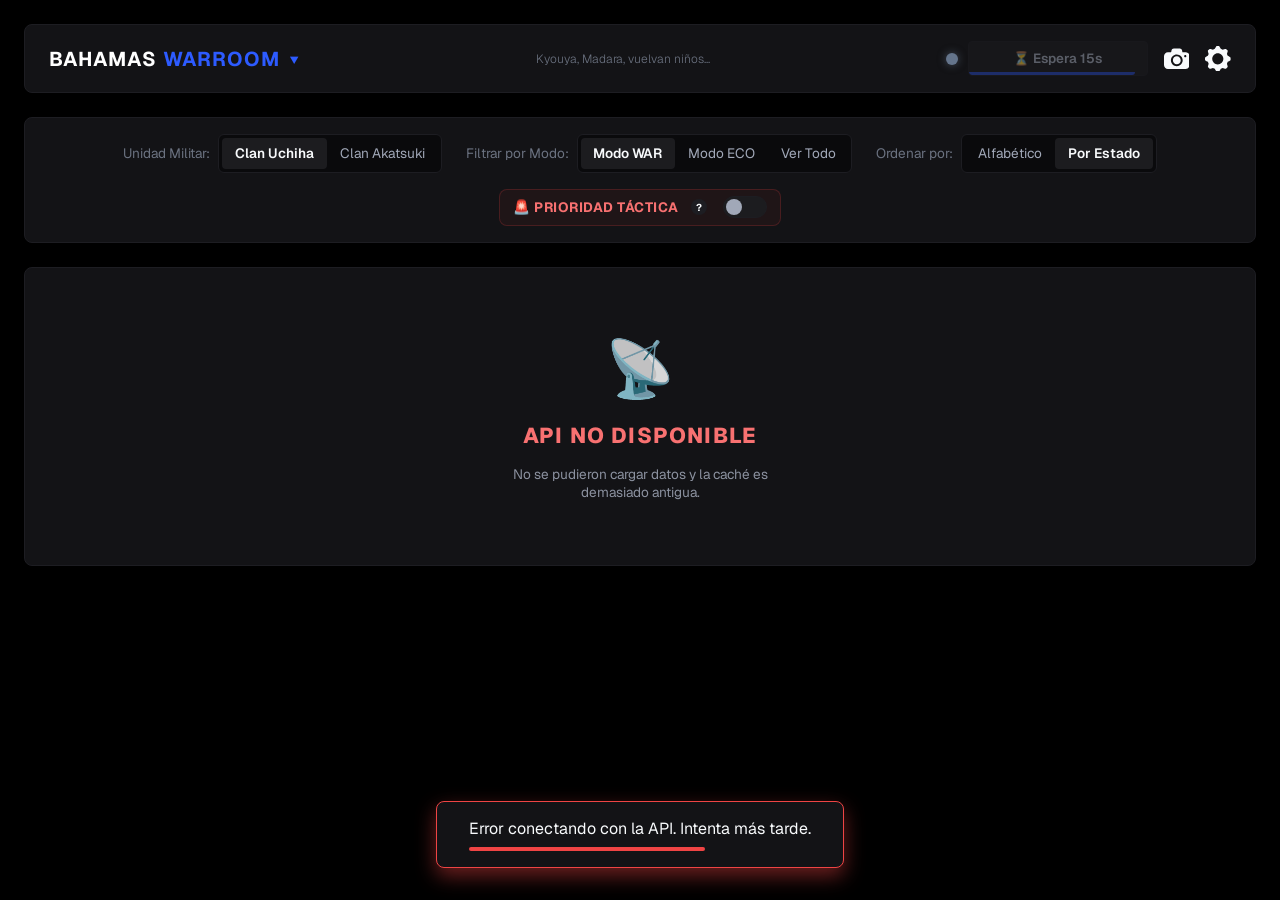
<file: index.html>
<!DOCTYPE html>
<html lang="es">
<head>
  <meta charset="UTF-8">
  <meta name="viewport" content="width=device-width, initial-scale=1.0">
  <meta name="color-scheme" content="only dark">
  <title>Bahamas WarRoom</title>
  <link rel="icon" type="image/png" href="favicon.png">

  <link rel="preconnect" href="https://fonts.googleapis.com">
  <link rel="preconnect" href="https://fonts.gstatic.com" crossorigin>
  <link href="https://fonts.googleapis.com/css2?family=Geist:ital,wght@0,100..900;1,100..900&display=swap" rel="stylesheet">

  <link rel="stylesheet" href="styles.css">
</head>
<body>

  <div id="apiSidebar" class="sidebar" role="dialog" aria-label="Configuraciones" inert>
    <div class="sidebar-header">
      <h3>Configuraciones</h3>
      <button id="closeApiBtn" class="close-btn" aria-label="Cerrar configuraciones">✖</button>
    </div>
    <div class="sidebar-content">

      <div class="config-group">
        <label for="apiKeyInput">Clave API personal (opcional):</label>
        <input type="password" id="apiKeyInput" placeholder="Pega aquí tu key" autocomplete="off" />
        <div class="api-key-actions">
          <button id="saveKeyBtn" class="btn btn-secondary">Guardar</button>
          <button id="clearKeyBtn" class="btn btn-secondary">Borrar</button>
        </div>
        <span class="config-hint">
          Se guarda solo en este dispositivo. Sin key se usa la API pública.
        </span>
      </div>

      <hr>

      <div class="config-group">
        <label>Vista de usuarios:</label>
        <div class="segmented-control">
          <button class="segmented-btn active" data-vista="tabla">Tabla</button>
          <button class="segmented-btn" data-vista="tarjeta">Tarjetas</button>
          <button class="segmented-btn" data-vista="compacta">Compacta</button>
        </div>
        <span class="config-hint">
          Compacta muestra más jugadores por pantalla (ideal en móvil).
        </span>
      </div>

      <hr>

      <div class="config-group">
        <label>Capturas:</label>
        <label class="checkbox-line">
          <input type="checkbox" id="forceDownloadToggle">
          <span>Forzar descarga de capturas (Ideal en PC)</span>
        </label>
        <span class="config-hint">
          Perfecto si el "portapapeles" o "Compartir Por" se te hacen limitantes/lentas.<br>
          Tocar el perfil o presionar la tarjeta de usuario deascarga su informacion personal
        </span>
      </div>

      <hr>

      <div class="config-group">
        <label>HUD de contratos:</label>
        <label class="checkbox-line">
          <input type="checkbox" id="contractsHudToggle" checked>
          <span>Mostrar HUD del contrato activo</span>
        </label>
        <span class="config-hint">
          Activa el HUD de contratos detectados en una batalla activa.
        </span>
      </div>

    </div>
  </div>

  <div id="overlay" class="overlay"></div>

  <div class="app-container">
    <header class="header">
      <div class="brand">
        <h1 id="appSwitcherTrigger" style="cursor: pointer;" role="button" tabindex="0"
            aria-haspopup="dialog" aria-expanded="false" aria-controls="appSwitcherMenu">
          BAHAMAS <span>WARROOM</span> <span class="brand-arrow">▼</span>
        </h1>
      </div>

      <div class="header-message">
        Kyouya, Madara, vuelvan niños...
      </div>

      <div class="credentials-bar">
        <div class="refresh-group">
          <span id="freshnessDot" class="freshness-dot" title="Sin datos" aria-label="Estado de frescura"></span>
          <button id="refreshDataBtn" class="btn btn-primary refresh-btn">
            <span id="refreshDataLabel">🔄 Actualizar Datos</span>
            <span id="refreshDataProgress" class="refresh-btn-progress"></span>
          </button>
        </div>

<button id="copyCaptureBtn" class="icon-btn" title="Capturar" aria-label="Capturar">
  <svg xmlns="http://www.w3.org/2000/svg" viewBox="0 0 512 512" fill="currentColor" aria-hidden="true">
    <path d="m256.4 207.4c-42.5-.4-78.1 34.1-78.5 76.2-.4 43.6 33.9 79.5 76.5 80 43.1.5 79.3-33.9 79.8-76 .6-44.6-33.5-79.7-77.8-80.2z"/>
    <path d="m511.8 203.1c-.1-25.9-11.4-46.8-31.7-62.6-14.4-11.2-30.9-16.3-49.1-16.3-20.8.1-41.5 0-62.9 0-2.1-11.8-3.9-23-6.1-34.2-4.3-21.3-24.1-37.7-45.7-37.7-39.7-.1-79.4-.1-119.2 0-23.3-.2-43.4 16.5-47.5 39.5-1.5 8.1-3 16.3-4.1 24.5-.8 6.1-3.2 8.4-9.7 8.2-19.2-.4-38.4-.2-57.6 0-42.9.4-78.2 36.1-78.2 79v176.8c0 43.4 35.2 79.3 78.5 79.4 118.4.3 236.8.3 355.1.1 42.8-.1 78.1-36.2 78.2-79.1.2-59.3.3-118.5 0-177.6zm-255.4 200.2c-66.1 0-118.5-52.9-118.3-119.4.2-64.2 53.8-116.5 119-116.2 64.8.4 116.8 53.2 116.7 118.5-.1 64.2-53.2 117.1-117.4 117.1zm168.9-178.6c-11.8.1-21.5-9.4-21.6-21.3 0-.1 0-.2 0-.4.4-11.6 9.7-20.8 21.3-21 12.5-.2 21.6 8.7 21.7 21.1s-9 21.6-21.4 21.6z"/>
  </svg>
</button>
<button id="openApiBtn" class="icon-btn" title="Configuraciones" aria-label="Abrir configuraciones">
  <svg xmlns="http://www.w3.org/2000/svg" viewBox="0 0 512.001 512.001" fill="currentColor" aria-hidden="true">
    <path d="M504.008,223.961c-4.121-2.587-36.412-21.931-49.246-27.802l-15.903-38.392c4.725-12.695,13.752-48.308,15.164-54.482 c1.307-5.724-0.418-11.718-4.57-15.87l-24.868-24.867c-4.151-4.152-10.147-5.878-15.87-4.57 c-4.682,1.071-41.226,10.23-54.482,15.164L315.84,57.239c-5.618-12.28-24.386-43.807-27.802-49.246 c-3.121-4.973-8.581-7.992-14.453-7.992h-35.17c-5.872,0-11.332,3.019-14.454,7.992c-2.587,4.121-21.931,36.412-27.802,49.246 l-38.392,15.903c-12.695-4.725-48.308-13.752-54.482-15.164c-5.724-1.307-11.718,0.419-15.87,4.57L62.547,87.416 c-4.152,4.152-5.878,10.146-4.57,15.87c1.071,4.682,10.23,41.226,15.164,54.482L57.238,196.16 c-12.28,5.618-43.807,24.386-49.246,27.802C3.019,227.083,0,232.543,0,238.415v35.17c0,5.872,3.019,11.332,7.992,14.454 c4.121,2.587,36.412,21.931,49.246,27.802l15.903,38.392c-4.725,12.695-13.752,48.308-15.164,54.482 c-1.307,5.724,0.418,11.718,4.57,15.87l24.868,24.868c4.152,4.152,10.148,5.879,15.87,4.57 c4.682-1.071,41.226-10.23,54.482-15.164l38.392,15.903c5.618,12.28,24.386,43.807,27.802,49.246 c3.122,4.973,8.582,7.992,14.454,7.992h35.17c5.872,0,11.332-3.019,14.454-7.992c2.587-4.121,21.931-36.412,27.802-49.246 l38.392-15.903c12.695,4.725,48.308,13.752,54.482,15.164c5.726,1.31,11.719-0.418,15.87-4.57l24.868-24.868 c4.152-4.152,5.878-10.146,4.57-15.87c-1.071-4.682-10.23-41.226-15.164-54.482l15.903-38.392 c12.28-5.618,43.807-24.386,49.246-27.802c4.973-3.122,7.992-8.582,7.992-14.454v-35.17 C512,232.543,508.981,227.083,504.008,223.961z M256,367.605c-61.539,0-111.605-50.066-111.605-111.605 S194.461,144.396,256,144.396s111.605,50.066,111.605,111.605S317.539,367.605,256,367.605z"/>
  </svg>
</button>

      </div>
    </header>

    <section class="controls-panel">
      <div class="control-group">
        <label>Unidad Militar:</label>
        <div class="segmented-control">
          <button class="segmented-btn active" data-unit="Uchiha">Clan Uchiha</button>
          <button class="segmented-btn" data-unit="Akatsuki">Clan Akatsuki</button>
        </div>
      </div>

      <div class="control-group" id="modeFilterGroup">
        <label>Filtrar por Modo:</label>
        <div class="segmented-control">
          <button class="segmented-btn active" data-mode="WAR">Modo WAR</button>
          <button class="segmented-btn" data-mode="ECO">Modo ECO</button>
          <button class="segmented-btn" data-mode="ALL">Ver Todo</button>
        </div>
      </div>

      <div class="control-group"  id="orderFilterGroup">
        <label>Ordenar por:</label>
        <div class="segmented-control">
          <button class="segmented-btn" data-order="alfabetico">Alfabético</button>
          <button class="segmented-btn active" data-order="estado">Por Estado</button>
        </div>
      </div>

      <div class="toggles-row">
        <div class="control-group tactical-group">
          <span class="toggle-label">🚨 Prioridad Táctica</span>
          <div class="tooltip" tabindex="0" role="button"
               aria-label="Información sobre prioridad táctica">?
            <span class="tooltiptext">
              Muestra SOLO usuarios con BUFF. Ordenados por urgencia de tiempo de buff, vida y hambre.
            </span>
          </div>
          <label class="switch">
            <input type="checkbox" id="smartSortToggle">
            <span class="slider round"></span>
          </label>
        </div>

        <div class="control-group damage-toggle-group" id="damageToggleGroup" hidden>
          <span class="toggle-label damage-label">💥 Daño Potencial</span>
          <label class="switch">
            <input type="checkbox" id="damageToggle">
            <span class="slider round damage-slider"></span>
          </label>
          <span class="bonus-label">Bonus:</span>
          <input type="number" id="battleBonusInput" min="0" max="200" step="5" value="30"
                 class="bonus-input" inputmode="numeric" title="Battle bonus en %">
          <span class="bonus-suffix">%</span>
        </div>

        <div class="control-group damage-regen-group" id="damageRegenGroup" hidden>
          <span class="toggle-label damage-label-secondary">♻️ Contar Regen</span>
          <label class="switch">
            <input type="checkbox" id="contarRegenToggle">
            <span class="slider round damage-slider-secondary"></span>
          </label>
        </div>
      </div>

      <!-- Slider de horas de regen -->
      <div class="regen-slider-row" id="regenSliderRow" hidden>
        <span class="regen-slider-label">⏱️</span>
        <input type="range" id="regenHoursSlider" min="1" max="8" step="1" value="8">
        <span class="regen-slider-value" id="regenHoursValue">8h</span>
      </div>

    </section>

    <!-- HUD DE CONTRATO ACTIVO -->
    <section class="hud" id="contractsHud" hidden>
      <div class="hud-age-bar" id="contractsHudAgeBar"></div>
      <div class="hud-body">
        <div class="hud-left">
          <div class="hud-title-row">
            <span class="hud-battle-name" id="contractsHudBattleName">—</span>
            <a class="hud-link" id="contractsHudBattleLink" target="_blank" rel="noopener" title="Abrir batalla">🔗</a>
          </div>
          <div class="hud-detected" id="contractsHudDetected">Contrato detectado — hace 0 min</div>
          <div class="hud-timer-row">
            <span class="hud-timer-icon">⏱️</span>
            <span class="hud-timer-text" id="contractsHudTimerText">Tiempo restante para terminar la batalla</span>
          </div>
        </div>
        <div class="hud-stats">
          <div class="hud-stat">
            <div class="hud-stat-label">Daño mín</div>
            <div class="hud-stat-value" id="contractsHudMinDmg">—</div>
          </div>
          <div class="hud-stat">
            <div class="hud-stat-label">Pago</div>
            <div class="hud-stat-value payout" id="contractsHudPayout">—</div>
          </div>
          <div class="hud-stat">
            <div class="hud-stat-label">Per 1K</div>
            <div class="hud-stat-value" id="contractsHudPerK">—</div>
          </div>
        </div>
        <button class="hud-complete" id="contractsHudComplete">COMPLETADO</button>
      </div>
      <div class="hud-progress">
        <div class="hud-progress-fill" id="contractsHudProgressFill"></div>
      </div>
    </section>

    <section id="damagePanel" class="damage-panel" hidden>
      <div class="damage-panel-header">
        <span class="damage-panel-title">
          💥 DAÑO POTENCIAL: <span id="damagePanelTotal" class="damage-panel-total-value">0</span>
        </span>
        <span class="damage-panel-meta" id="damagePanelMeta"></span>
      </div>
    </section>

    <div id="apiBanner" class="api-banner" hidden>
      <span id="apiBannerText"></span>
    </div>

    <main class="table-container" id="usersContainer"></main>

    <section id="debuffPanel" class="debuff-panel" hidden>
      <div class="debuff-panel-header">
        <span class="debuff-panel-title">⚠️ PRÓXIMOS A SALIR DE DEBUFF</span>
        <span class="debuff-panel-meta" id="debuffPanelMeta"></span>
      </div>
      <div class="debuff-panel-body" id="debuffPanelBody"></div>
    </section>
  </div>

  <div id="toast" class="toast" role="status" aria-live="polite">
    <span id="toastMessage">Información estratégica cargada</span>
    <div id="toastBar" class="toast-bar" style="width:100%"></div>
  </div>

    <!-- Overlay de desenfoque -->
  <div id="appSwitcherOverlay" class="app-switcher-overlay" hidden></div>

  <!-- Menú flotante -->
  <div id="appSwitcherMenu" class="app-switcher-menu" hidden>
    <button id="closeSwitcherBtn" class="app-switcher-close" aria-label="Cerrar menú">✖</button>
    <div class="app-switcher-title">Bahamas</div>
    <div class="app-switcher-actions">
      <button class="app-switcher-btn" data-target="warroom">
        <span>⚔️</span> WarRoom
      </button>
      <button class="app-switcher-btn" data-target="classroom">
        <span>📚</span> ClassRoom
      </button>
    </div>
  </div>

  <script src="warera-api.js"></script>
  <script src="warera-utils.js"></script>
  <script src="warera-damage.js"></script>
  <script src="warera-capture.js"></script>
  <script src="warera-press.js"></script>
  <script src="warera-render.js"></script>
  <script src="warera-contracts-hud.js"></script>
  <script src="app.js"></script>
</body>
</html>
</file>
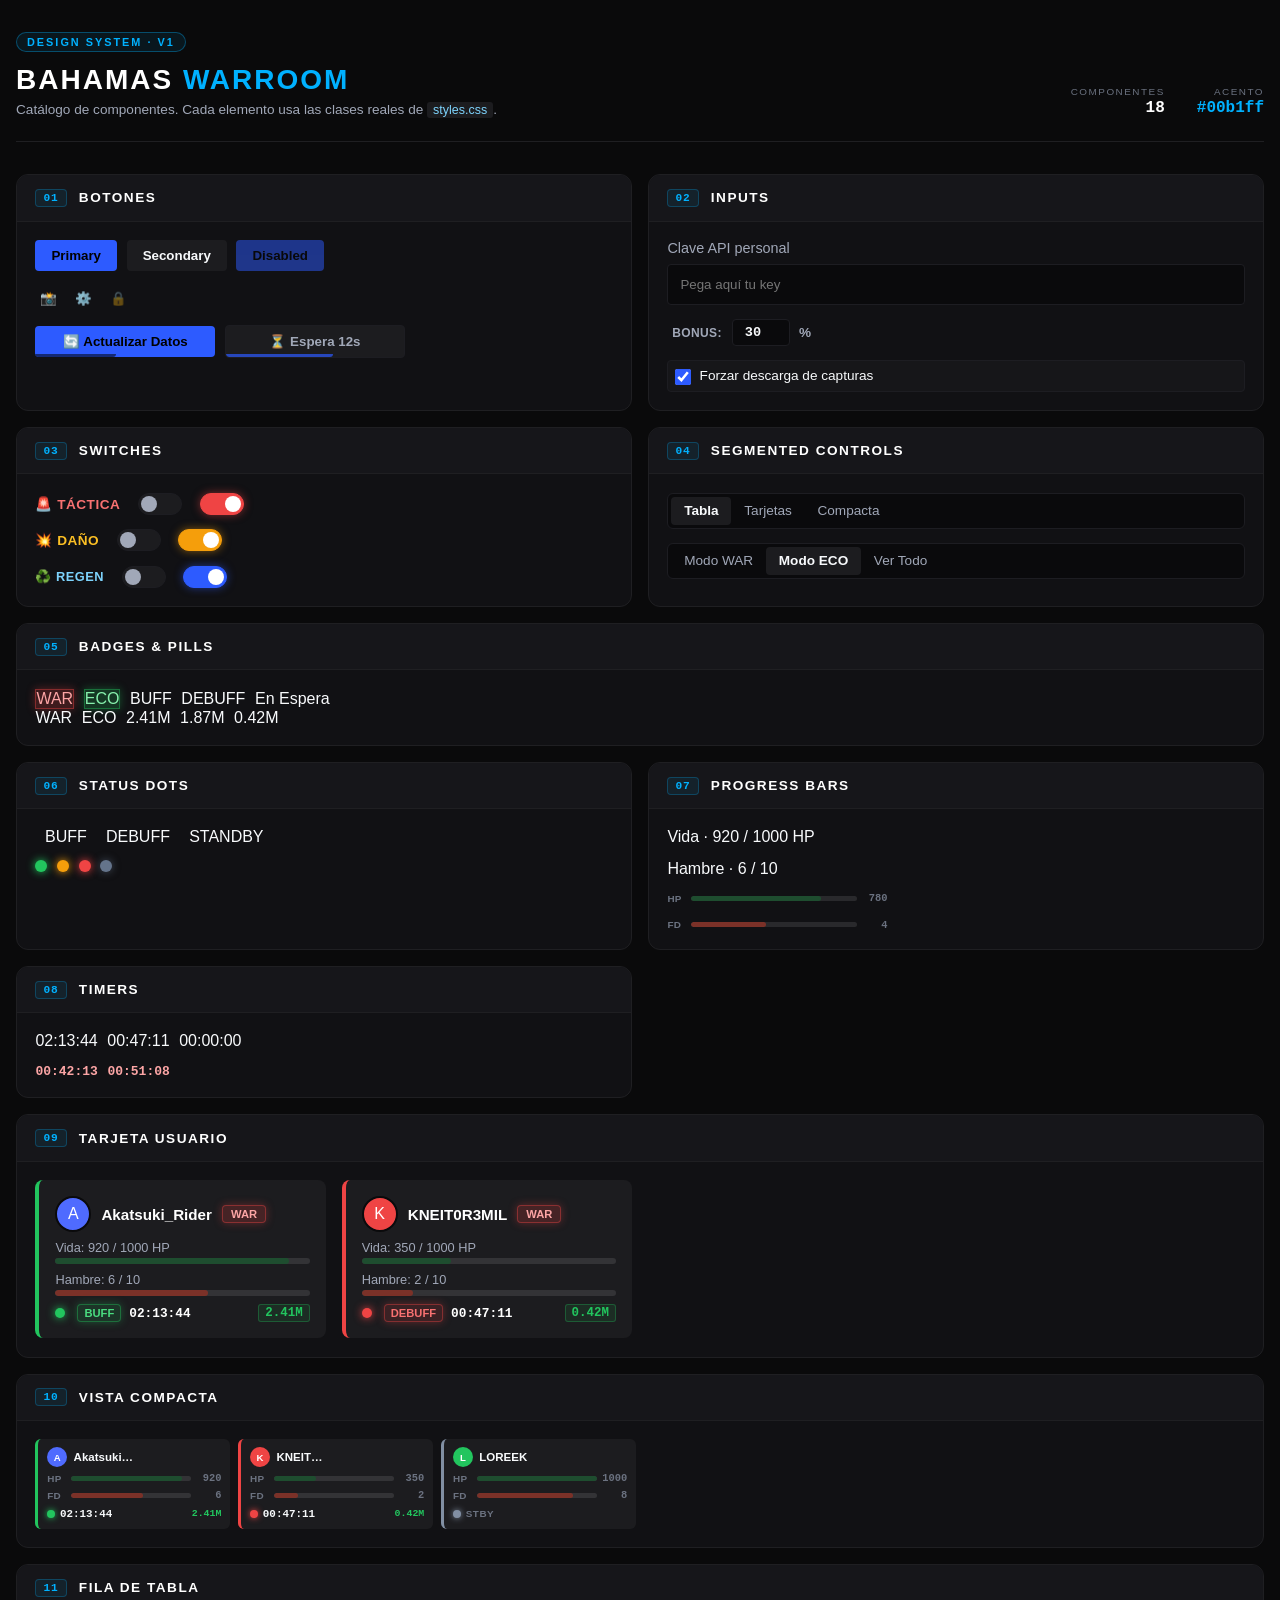
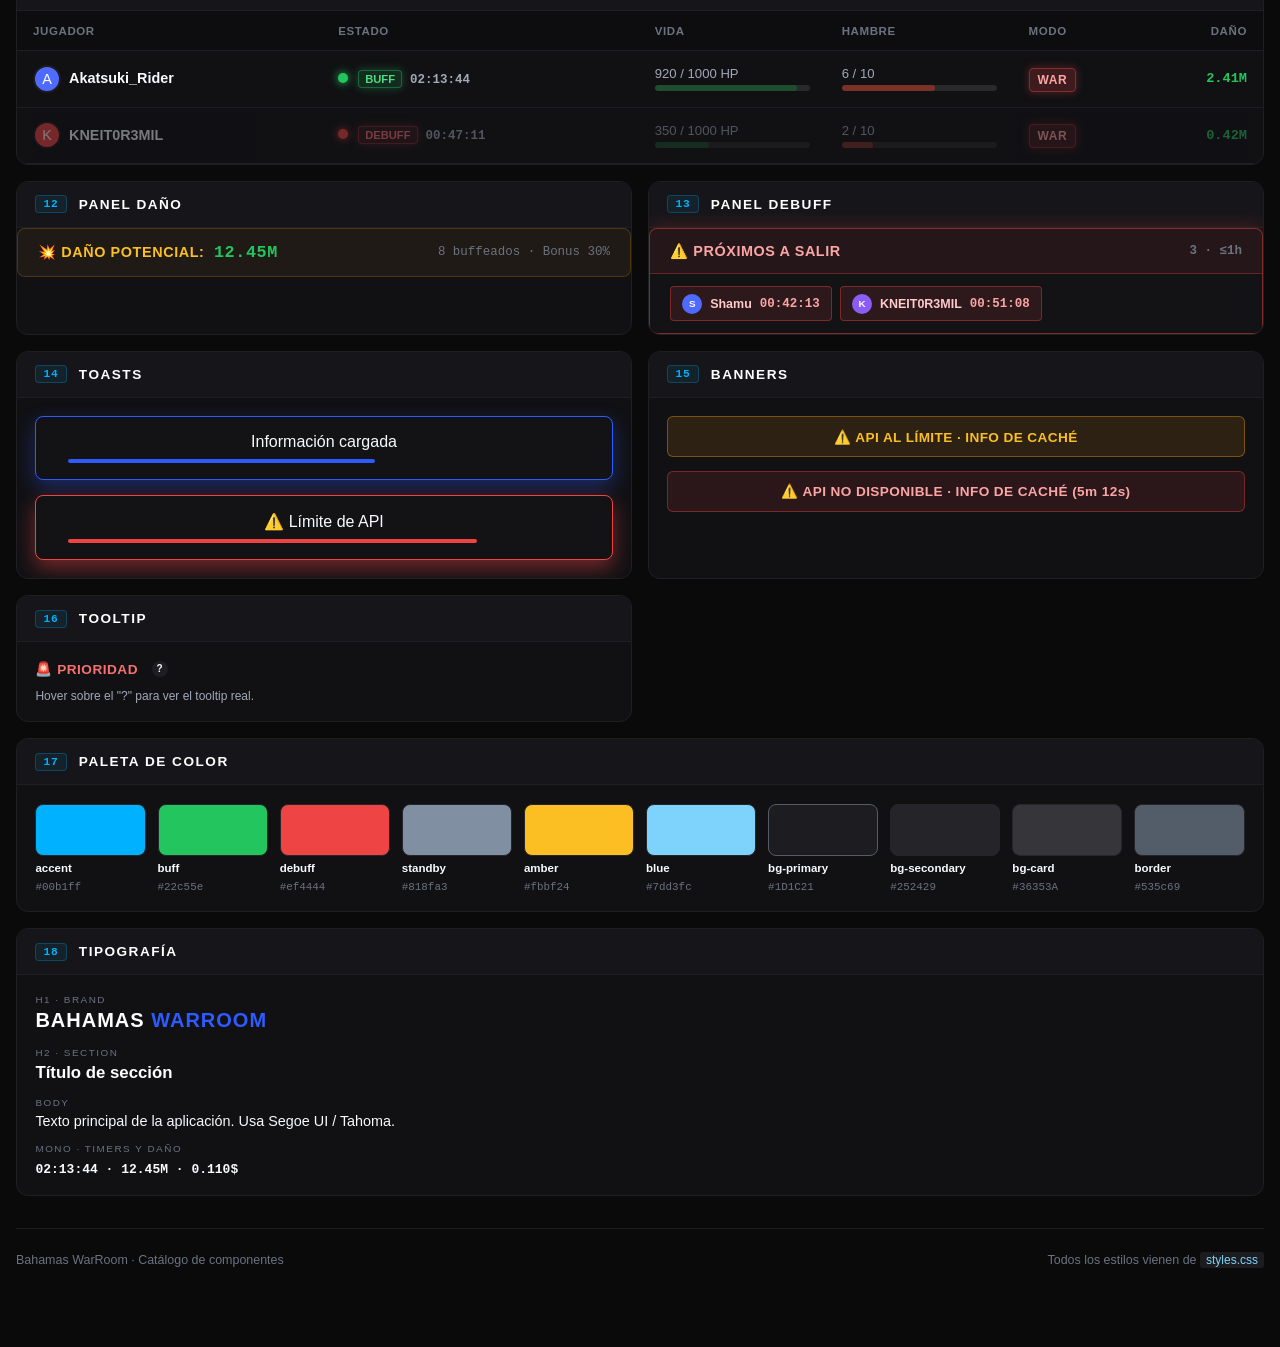
<file: interfaz.html>
<!DOCTYPE html>
<html lang="es">
<head>
  <meta charset="UTF-8">
  <meta name="viewport" content="width=device-width, initial-scale=1.0">
  <meta name="color-scheme" content="only dark">
  <title>Bahamas WarRoom · Catálogo de componentes</title>
  <link rel="icon" type="image/png" href="favicon.png">

  <!-- Estilos REALES de la WarRoom -->
  <link rel="stylesheet" href="styles.css">
  <!-- Chrome del catálogo (layout, secciones, fondo) -->
  <link rel="stylesheet" href="interfaz.css">
</head>
<body class="catalog-body">

  <div class="catalog-wrap">

    <!-- ============ HEADER ============ -->
    <header class="catalog-header">
      <div class="catalog-header-left">
        <span class="catalog-tag">DESIGN SYSTEM · v1</span>
        <h1>BAHAMAS <span>WARROOM</span></h1>
        <p class="catalog-sub">Catálogo de componentes. Cada elemento usa las clases reales de <code>styles.css</code>.</p>
      </div>
      <div class="catalog-header-right">
        <div class="catalog-meta">
          <span class="catalog-meta-label">Componentes</span>
          <span class="catalog-meta-value">18</span>
        </div>
        <div class="catalog-meta">
          <span class="catalog-meta-label">Acento</span>
          <span class="catalog-meta-value" style="color:#00b1ff">#00b1ff</span>
        </div>
      </div>
    </header>

    <!-- ============ GRID ============ -->
    <main class="catalog-grid">

      <!-- ============================================================
           01 · BOTONES
           ============================================================ -->
      <section class="cat-section">
        <header class="cat-section-header">
          <span class="cat-number">01</span>
          <h2>Botones</h2>
        </header>
        <div class="cat-section-body cat-stack">
          <div class="cat-row">
            <button class="btn btn-primary">Primary</button>
            <button class="btn btn-secondary">Secondary</button>
            <button class="btn btn-primary" disabled>Disabled</button>
          </div>
          <div class="cat-row">
            <button class="icon-btn" title="Capturar">📸</button>
            <button class="icon-btn" title="Configuraciones">⚙️</button>
            <button class="icon-btn" disabled>🔒</button>
          </div>
          <div class="cat-row">
            <button class="btn btn-primary refresh-btn" style="min-width:180px">
              <span>🔄 Actualizar Datos</span>
              <span class="refresh-btn-progress" style="width:45%"></span>
            </button>
            <button class="btn refresh-btn cooldown" style="min-width:180px">
              <span>⏳ Espera 12s</span>
              <span class="refresh-btn-progress" style="width:60%"></span>
            </button>
          </div>
        </div>
      </section>

      <!-- ============================================================
           02 · INPUTS
           ============================================================ -->
      <section class="cat-section">
        <header class="cat-section-header">
          <span class="cat-number">02</span>
          <h2>Inputs</h2>
        </header>
        <div class="cat-section-body cat-stack">
          <div class="config-group">
            <label>Clave API personal</label>
            <input type="password" placeholder="Pega aquí tu key">
          </div>
          <div class="cat-row">
            <span class="bonus-label">Bonus:</span>
            <input type="number" class="bonus-input" value="30" min="0" max="200">
            <span class="bonus-suffix">%</span>
          </div>
          <label class="checkbox-line">
            <input type="checkbox" checked>
            <span>Forzar descarga de capturas</span>
          </label>
        </div>
      </section>

      <!-- ============================================================
           03 · SWITCHES
           ============================================================ -->
      <section class="cat-section">
        <header class="cat-section-header">
          <span class="cat-number">03</span>
          <h2>Switches</h2>
        </header>
        <div class="cat-section-body cat-stack">
          <div class="cat-row">
            <span class="toggle-label">🚨 Táctica</span>
            <label class="switch"><input type="checkbox"><span class="slider round"></span></label>
            <label class="switch"><input type="checkbox" checked><span class="slider round"></span></label>
          </div>
          <div class="cat-row">
            <span class="damage-label">💥 Daño</span>
            <label class="switch"><input type="checkbox"><span class="slider round damage-slider"></span></label>
            <label class="switch"><input type="checkbox" checked><span class="slider round damage-slider"></span></label>
          </div>
          <div class="cat-row">
            <span class="damage-label-secondary">♻️ Regen</span>
            <label class="switch"><input type="checkbox"><span class="slider round damage-slider-secondary"></span></label>
            <label class="switch"><input type="checkbox" checked><span class="slider round damage-slider-secondary"></span></label>
          </div>
        </div>
      </section>

      <!-- ============================================================
           04 · SEGMENTED / CHIPS
           ============================================================ -->
      <section class="cat-section">
        <header class="cat-section-header">
          <span class="cat-number">04</span>
          <h2>Segmented controls</h2>
        </header>
        <div class="cat-section-body cat-stack">
          <div class="segmented-control">
            <button class="segmented-btn active">Tabla</button>
            <button class="segmented-btn">Tarjetas</button>
            <button class="segmented-btn">Compacta</button>
          </div>
          <div class="segmented-control">
            <button class="segmented-btn">Modo WAR</button>
            <button class="segmented-btn active">Modo ECO</button>
            <button class="segmented-btn">Ver Todo</button>
          </div>
        </div>
      </section>

      <!-- ============================================================
           05 · BADGES / PILLS
           ============================================================ -->
      <section class="cat-section cat-span-2">
        <header class="cat-section-header">
          <span class="cat-number">05</span>
          <h2>Badges & pills</h2>
        </header>
        <div class="cat-section-body">
          <div class="cat-row">
            <span class="badge-mode badge-war">WAR</span>
            <span class="badge-mode badge-eco">ECO</span>
            <span class="pill-badge buff">BUFF</span>
            <span class="pill-badge debuff">DEBUFF</span>
            <span class="pill-badge standby">En Espera</span>
          </div>
          <div class="cat-row">
            <span class="modo-badge war">WAR</span>
            <span class="modo-badge eco">ECO</span>
            <span class="damage-badge">2.41M</span>
            <span class="damage-mini">1.87M</span>
            <span class="damage-cell" style="display:inline-block;padding:0">0.42M</span>
          </div>
        </div>
      </section>

      <!-- ============================================================
           06 · STATUS DOTS
           ============================================================ -->
      <section class="cat-section">
        <header class="cat-section-header">
          <span class="cat-number">06</span>
          <h2>Status dots</h2>
        </header>
        <div class="cat-section-body cat-stack">
          <div class="cat-row">
            <span class="status-dot dot-buff"></span> <span>BUFF</span>
            <span class="status-dot dot-debuff"></span> <span>DEBUFF</span>
            <span class="status-dot dot-standby"></span> <span>STANDBY</span>
          </div>
          <div class="cat-row">
            <span class="freshness-dot" style="background:#22c55e;box-shadow:0 0 8px #22c55e" title="Fresco"></span>
            <span class="freshness-dot" style="background:#f59e0b;box-shadow:0 0 8px #f59e0b" title="Límite"></span>
            <span class="freshness-dot" style="background:#ef4444;box-shadow:0 0 8px #ef4444" title="Viejo"></span>
            <span class="freshness-dot" title="Sin datos"></span>
          </div>
        </div>
      </section>

      <!-- ============================================================
           07 · BARRAS DE PROGRESO
           ============================================================ -->
      <section class="cat-section">
        <header class="cat-section-header">
          <span class="cat-number">07</span>
          <h2>Progress bars</h2>
        </header>
        <div class="cat-section-body cat-stack">
          <div>
            <div class="stat-text">Vida · 920 / 1000 HP</div>
            <div class="progress-bg"><div class="progress-fill health-fill" style="width:92%"></div></div>
          </div>
          <div>
            <div class="stat-text">Hambre · 6 / 10</div>
            <div class="progress-bg"><div class="progress-fill hunger-fill" style="width:60%"></div></div>
          </div>
          <div class="mini-bar-row" style="max-width:220px">
            <span class="mini-label">HP</span>
            <div class="mini-bar"><div class="mini-fill health-fill" style="width:78%"></div></div>
            <span class="mini-value">780</span>
          </div>
          <div class="mini-bar-row" style="max-width:220px">
            <span class="mini-label">FD</span>
            <div class="mini-bar"><div class="mini-fill hunger-fill" style="width:45%"></div></div>
            <span class="mini-value">4</span>
          </div>
        </div>
      </section>

      <!-- ============================================================
           08 · TIMERS
           ============================================================ -->
      <section class="cat-section">
        <header class="cat-section-header">
          <span class="cat-number">08</span>
          <h2>Timers</h2>
        </header>
        <div class="cat-section-body cat-stack">
          <div class="cat-row">
            <span class="timer-text">02:13:44</span>
            <span class="timer-text">00:47:11</span>
            <span class="timer-text">00:00:00</span>
          </div>
          <div class="cat-row">
            <span class="debuff-card-time">00:42:13</span>
            <span class="debuff-card-time">00:51:08</span>
          </div>
        </div>
      </section>

      <!-- ============================================================
           09 · CARD USUARIO
           ============================================================ -->
      <section class="cat-section cat-span-2">
        <header class="cat-section-header">
          <span class="cat-number">09</span>
          <h2>Tarjeta usuario</h2>
        </header>
        <div class="cat-section-body">
          <div class="vista-tarjetas" style="padding:0">
            <div class="tarjeta-usuario buff">
              <div class="player-info">
                <div class="avatar" style="display:grid;place-items:center;color:#fff;background:#4f6bff">A</div>
                <span class="player-name">Akatsuki_Rider</span>
                <span class="modo-badge war">WAR</span>
              </div>
              <div class="stat-row">
                <span class="stat-text">Vida: 920 / 1000 HP</span>
                <div class="progress-bg"><div class="progress-fill health-fill" style="width:92%"></div></div>
              </div>
              <div class="stat-row">
                <span class="stat-text">Hambre: 6 / 10</span>
                <div class="progress-bg"><div class="progress-fill hunger-fill" style="width:60%"></div></div>
              </div>
              <div class="status-row">
                <span class="status-dot dot-buff"></span>
                <span class="pill-badge buff">BUFF</span>
                <span class="timer-text">02:13:44</span>
                <span class="damage-badge">2.41M</span>
              </div>
            </div>

            <div class="tarjeta-usuario debuff">
              <div class="player-info">
                <div class="avatar" style="display:grid;place-items:center;color:#fff;background:#ef4444">K</div>
                <span class="player-name">KNEIT0R3MIL</span>
                <span class="modo-badge war">WAR</span>
              </div>
              <div class="stat-row">
                <span class="stat-text">Vida: 350 / 1000 HP</span>
                <div class="progress-bg"><div class="progress-fill health-fill" style="width:35%"></div></div>
              </div>
              <div class="stat-row">
                <span class="stat-text">Hambre: 2 / 10</span>
                <div class="progress-bg"><div class="progress-fill hunger-fill" style="width:20%"></div></div>
              </div>
              <div class="status-row">
                <span class="status-dot dot-debuff"></span>
                <span class="pill-badge debuff">DEBUFF</span>
                <span class="timer-text">00:47:11</span>
                <span class="damage-badge">0.42M</span>
              </div>
            </div>
          </div>
        </div>
      </section>

      <!-- ============================================================
           10 · MINI CARDS
           ============================================================ -->
      <section class="cat-section cat-span-2">
        <header class="cat-section-header">
          <span class="cat-number">10</span>
          <h2>Vista compacta</h2>
        </header>
        <div class="cat-section-body">
          <div class="vista-compacta" style="padding:0">
            <div class="mini-card buff">
              <div class="mini-top">
                <div class="mini-avatar" style="display:grid;place-items:center;color:#fff;background:#4f6bff;font-size:0.6rem;font-weight:700">A</div>
                <span class="mini-name">Akatsuki…</span>
              </div>
              <div class="mini-bar-row"><span class="mini-label">HP</span><div class="mini-bar"><div class="mini-fill health-fill" style="width:92%"></div></div><span class="mini-value">920</span></div>
              <div class="mini-bar-row"><span class="mini-label">FD</span><div class="mini-bar"><div class="mini-fill hunger-fill" style="width:60%"></div></div><span class="mini-value">6</span></div>
              <div class="mini-status">
                <span class="status-dot dot-buff"></span>
                <span class="timer-text">02:13:44</span>
                <span class="damage-mini">2.41M</span>
              </div>
            </div>

            <div class="mini-card debuff">
              <div class="mini-top">
                <div class="mini-avatar" style="display:grid;place-items:center;color:#fff;background:#ef4444;font-size:0.6rem;font-weight:700">K</div>
                <span class="mini-name">KNEIT…</span>
              </div>
              <div class="mini-bar-row"><span class="mini-label">HP</span><div class="mini-bar"><div class="mini-fill health-fill" style="width:35%"></div></div><span class="mini-value">350</span></div>
              <div class="mini-bar-row"><span class="mini-label">FD</span><div class="mini-bar"><div class="mini-fill hunger-fill" style="width:20%"></div></div><span class="mini-value">2</span></div>
              <div class="mini-status">
                <span class="status-dot dot-debuff"></span>
                <span class="timer-text">00:47:11</span>
                <span class="damage-mini">0.42M</span>
              </div>
            </div>

            <div class="mini-card standby">
              <div class="mini-top">
                <div class="mini-avatar" style="display:grid;place-items:center;color:#fff;background:#22c55e;font-size:0.6rem;font-weight:700">L</div>
                <span class="mini-name">LOREEK</span>
              </div>
              <div class="mini-bar-row"><span class="mini-label">HP</span><div class="mini-bar"><div class="mini-fill health-fill" style="width:100%"></div></div><span class="mini-value">1000</span></div>
              <div class="mini-bar-row"><span class="mini-label">FD</span><div class="mini-bar"><div class="mini-fill hunger-fill" style="width:80%"></div></div><span class="mini-value">8</span></div>
              <div class="mini-status">
                <span class="status-dot dot-standby"></span>
                <span class="mini-standby">STBY</span>
              </div>
            </div>
          </div>
        </div>
      </section>

      <!-- ============================================================
           11 · FILA DE TABLA
           ============================================================ -->
      <section class="cat-section cat-span-2">
        <header class="cat-section-header">
          <span class="cat-number">11</span>
          <h2>Fila de tabla</h2>
        </header>
        <div class="cat-section-body" style="padding:0">
          <table class="vista-tabla">
            <thead>
              <tr>
                <th>Jugador</th>
                <th>Estado</th>
                <th style="width:15%;">Vida</th>
                <th style="width:15%;">Hambre</th>
                <th>Modo</th>
                <th class="damage-th">Daño</th>
              </tr>
            </thead>
            <tbody>
              <tr>
                <td>
                  <div class="player-info">
                    <div class="avatar" style="display:grid;place-items:center;color:#fff;background:#4f6bff">A</div>
                    <strong>Akatsuki_Rider</strong>
                  </div>
                </td>
                <td>
                  <span class="status-dot dot-buff"></span>
                  <span class="pill-badge buff">BUFF</span>
                  <span class="timer-text">02:13:44</span>
                </td>
                <td>
                  <div class="stat-text">920 / 1000 HP</div>
                  <div class="progress-bg"><div class="progress-fill health-fill" style="width:92%"></div></div>
                </td>
                <td>
                  <div class="stat-text">6 / 10</div>
                  <div class="progress-bg"><div class="progress-fill hunger-fill" style="width:60%"></div></div>
                </td>
                <td><span class="badge-mode badge-war">WAR</span></td>
                <td class="damage-cell">2.41M</td>
              </tr>
              <tr class="out-of-combat">
                <td>
                  <div class="player-info">
                    <div class="avatar" style="display:grid;place-items:center;color:#fff;background:#ef4444">K</div>
                    <strong>KNEIT0R3MIL</strong>
                  </div>
                </td>
                <td>
                  <span class="status-dot dot-debuff"></span>
                  <span class="pill-badge debuff">DEBUFF</span>
                  <span class="timer-text">00:47:11</span>
                </td>
                <td>
                  <div class="stat-text">350 / 1000 HP</div>
                  <div class="progress-bg"><div class="progress-fill health-fill" style="width:35%"></div></div>
                </td>
                <td>
                  <div class="stat-text">2 / 10</div>
                  <div class="progress-bg"><div class="progress-fill hunger-fill" style="width:20%"></div></div>
                </td>
                <td><span class="badge-mode badge-war">WAR</span></td>
                <td class="damage-cell">0.42M</td>
              </tr>
            </tbody>
          </table>
        </div>
      </section>

      <!-- ============================================================
           12 · PANEL DAÑO
           ============================================================ -->
      <section class="cat-section">
        <header class="cat-section-header">
          <span class="cat-number">12</span>
          <h2>Panel daño</h2>
        </header>
        <div class="cat-section-body" style="padding:0">
          <section class="damage-panel">
            <div class="damage-panel-header">
              <span class="damage-panel-title">
                💥 DAÑO POTENCIAL: <span class="damage-panel-total-value">12.45M</span>
              </span>
              <span class="damage-panel-meta">8 buffeados · Bonus 30%</span>
            </div>
          </section>
        </div>
      </section>

      <!-- ============================================================
           13 · PANEL DEBUFF
           ============================================================ -->
      <section class="cat-section">
        <header class="cat-section-header">
          <span class="cat-number">13</span>
          <h2>Panel debuff</h2>
        </header>
        <div class="cat-section-body" style="padding:0">
          <section class="debuff-panel">
            <div class="debuff-panel-header">
              <span class="debuff-panel-title">⚠️ PRÓXIMOS A SALIR</span>
              <span class="debuff-panel-meta">3 · ≤1h</span>
            </div>
            <div class="debuff-panel-body">
              <div class="debuff-card">
                <div style="width:20px;height:20px;border-radius:50%;background:#4f6bff;display:grid;place-items:center;font-size:0.62rem;font-weight:700">S</div>
                <span class="debuff-card-name">Shamu</span>
                <span class="debuff-card-time">00:42:13</span>
              </div>
              <div class="debuff-card">
                <div style="width:20px;height:20px;border-radius:50%;background:#8b5cf6;display:grid;place-items:center;font-size:0.62rem;font-weight:700">K</div>
                <span class="debuff-card-name">KNEIT0R3MIL</span>
                <span class="debuff-card-time">00:51:08</span>
              </div>
            </div>
          </section>
        </div>
      </section>

      <!-- ============================================================
           14 · TOASTS
           ============================================================ -->
      <section class="cat-section">
        <header class="cat-section-header">
          <span class="cat-number">14</span>
          <h2>Toasts</h2>
        </header>
        <div class="cat-section-body cat-stack">
          <div class="toast success show" style="position:relative;bottom:auto;left:auto;transform:none;opacity:1">
            <span>Información cargada</span>
            <div class="toast-bar" style="width:60%"></div>
          </div>
          <div class="toast error show" style="position:relative;bottom:auto;left:auto;transform:none;opacity:1">
            <span>⚠️ Límite de API</span>
            <div class="toast-bar" style="width:80%"></div>
          </div>
        </div>
      </section>

      <!-- ============================================================
           15 · BANNERS API
           ============================================================ -->
      <section class="cat-section">
        <header class="cat-section-header">
          <span class="cat-number">15</span>
          <h2>Banners</h2>
        </header>
        <div class="cat-section-body cat-stack">
          <div class="api-banner limited"><span>⚠️ API AL LÍMITE · INFO DE CACHÉ</span></div>
          <div class="api-banner error"><span>⚠️ API NO DISPONIBLE · INFO DE CACHÉ (5m 12s)</span></div>
        </div>
      </section>

      <!-- ============================================================
           16 · TOOLTIP
           ============================================================ -->
      <section class="cat-section">
        <header class="cat-section-header">
          <span class="cat-number">16</span>
          <h2>Tooltip</h2>
        </header>
        <div class="cat-section-body">
          <div class="cat-row">
            <span class="toggle-label">🚨 Prioridad</span>
            <div class="tooltip" tabindex="0">?
              <span class="tooltiptext">Muestra SOLO usuarios con BUFF. Ordenados por urgencia.</span>
            </div>
          </div>
          <p style="color:var(--text-secondary);font-size:0.75rem;margin-top:0.75rem">Hover sobre el "?" para ver el tooltip real.</p>
        </div>
      </section>

      <!-- ============================================================
           17 · COLORES
           ============================================================ -->
      <section class="cat-section cat-span-2">
        <header class="cat-section-header">
          <span class="cat-number">17</span>
          <h2>Paleta de color</h2>
        </header>
        <div class="cat-section-body">
          <div class="palette">
            <div class="palette-item"><div class="palette-swatch" style="background:#00b1ff"></div><div class="palette-name">accent</div><div class="palette-hex">#00b1ff</div></div>
            <div class="palette-item"><div class="palette-swatch" style="background:#22c55e"></div><div class="palette-name">buff</div><div class="palette-hex">#22c55e</div></div>
            <div class="palette-item"><div class="palette-swatch" style="background:#ef4444"></div><div class="palette-name">debuff</div><div class="palette-hex">#ef4444</div></div>
            <div class="palette-item"><div class="palette-swatch" style="background:#818fa3"></div><div class="palette-name">standby</div><div class="palette-hex">#818fa3</div></div>
            <div class="palette-item"><div class="palette-swatch" style="background:#fbbf24"></div><div class="palette-name">amber</div><div class="palette-hex">#fbbf24</div></div>
            <div class="palette-item"><div class="palette-swatch" style="background:#7dd3fc"></div><div class="palette-name">blue</div><div class="palette-hex">#7dd3fc</div></div>
            <div class="palette-item"><div class="palette-swatch" style="background:#1D1C21;border:1px solid #535c69"></div><div class="palette-name">bg-primary</div><div class="palette-hex">#1D1C21</div></div>
            <div class="palette-item"><div class="palette-swatch" style="background:#252429"></div><div class="palette-name">bg-secondary</div><div class="palette-hex">#252429</div></div>
            <div class="palette-item"><div class="palette-swatch" style="background:#36353A"></div><div class="palette-name">bg-card</div><div class="palette-hex">#36353A</div></div>
            <div class="palette-item"><div class="palette-swatch" style="background:#535c69"></div><div class="palette-name">border</div><div class="palette-hex">#535c69</div></div>
          </div>
        </div>
      </section>

      <!-- ============================================================
           18 · TIPOGRAFÍA
           ============================================================ -->
      <section class="cat-section cat-span-2">
        <header class="cat-section-header">
          <span class="cat-number">18</span>
          <h2>Tipografía</h2>
        </header>
        <div class="cat-section-body cat-stack">
          <div>
            <div class="cat-type-label">H1 · Brand</div>
            <h1 style="font-size:1.25rem;letter-spacing:1px;color:#fff">BAHAMAS <span style="color:var(--accent-color)">WARROOM</span></h1>
          </div>
          <div>
            <div class="cat-type-label">H2 · Section</div>
            <h2 style="font-size:1.05rem;color:#fff">Título de sección</h2>
          </div>
          <div>
            <div class="cat-type-label">Body</div>
            <p style="font-size:0.9rem;color:var(--text-primary)">Texto principal de la aplicación. Usa Segoe UI / Tahoma.</p>
          </div>
          <div>
            <div class="cat-type-label">Mono · Timers y daño</div>
            <span style="font-family:monospace;font-weight:bold">02:13:44 · 12.45M · 0.110$</span>
          </div>
        </div>
      </section>

    </main>

    <footer class="catalog-footer">
      <span>Bahamas WarRoom · Catálogo de componentes</span>
      <span>Todos los estilos vienen de <code>styles.css</code></span>
    </footer>

  </div>

</body>
</html>
</file>
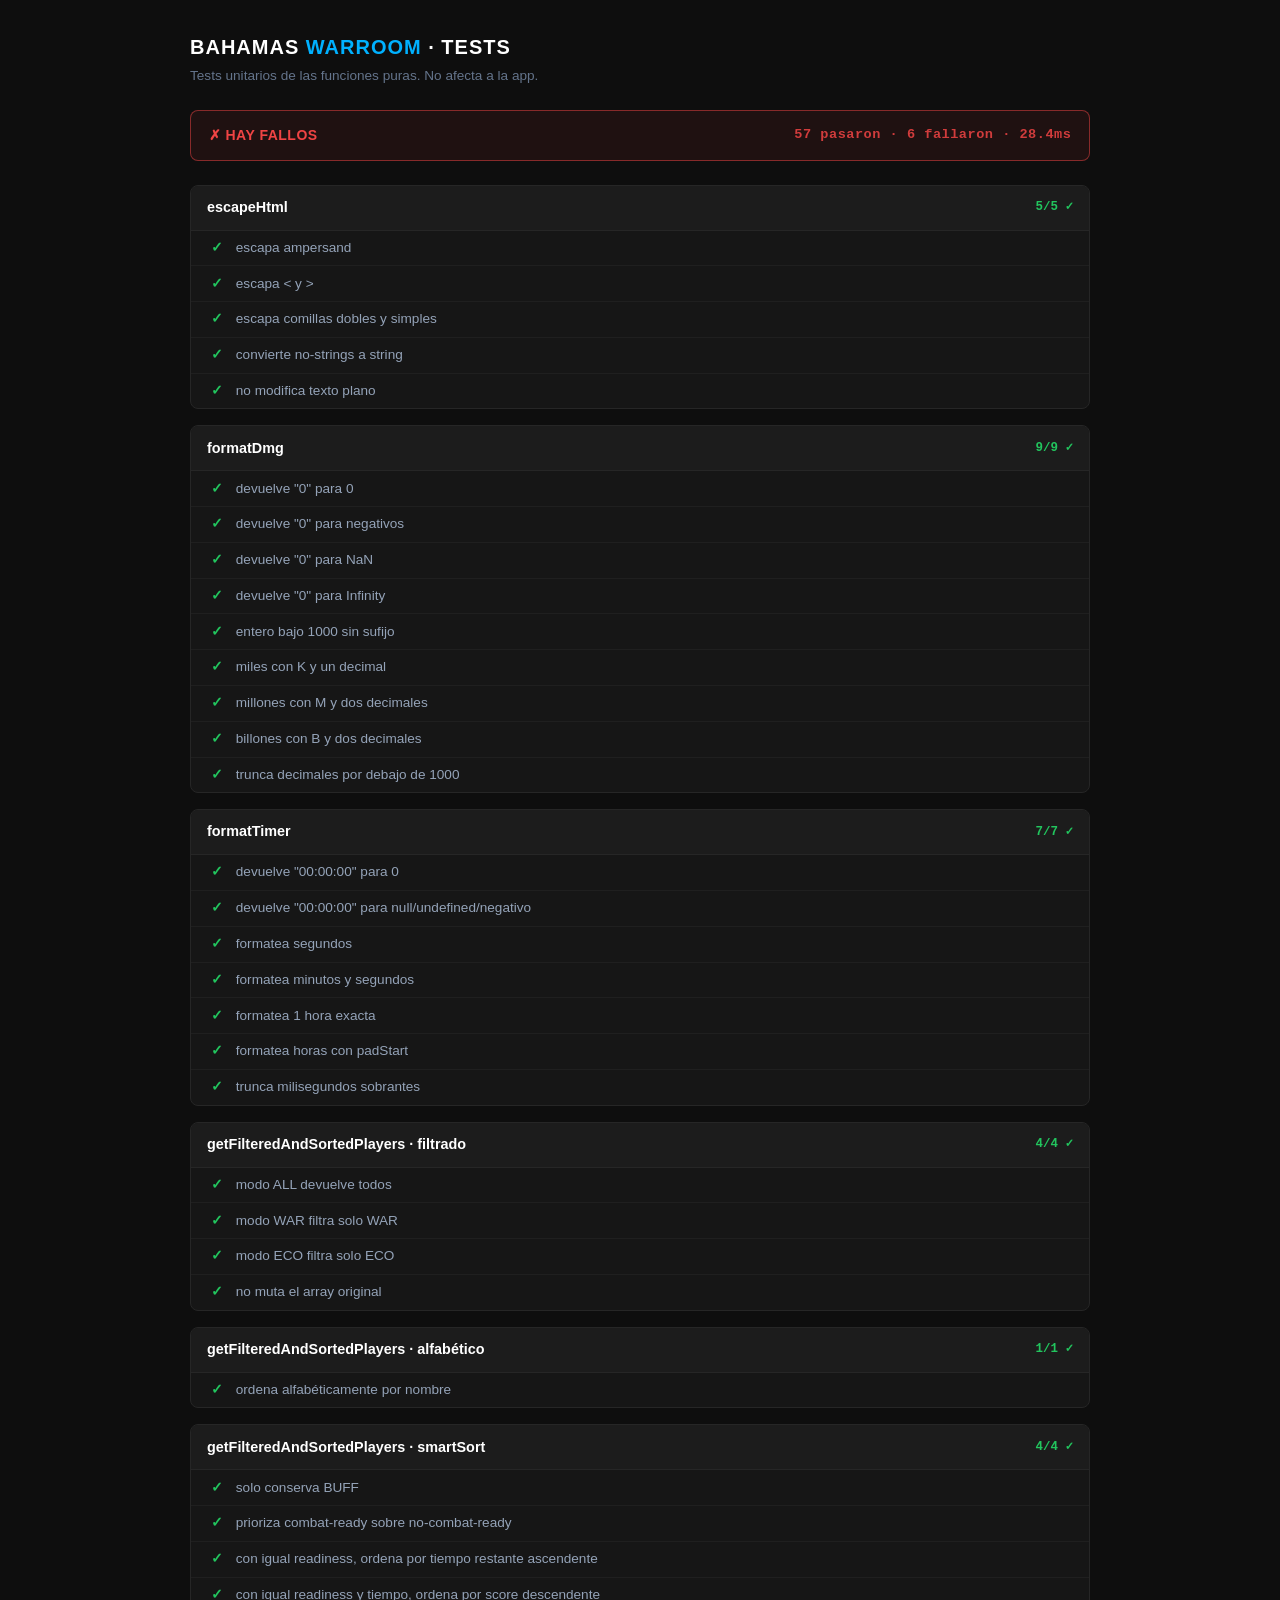
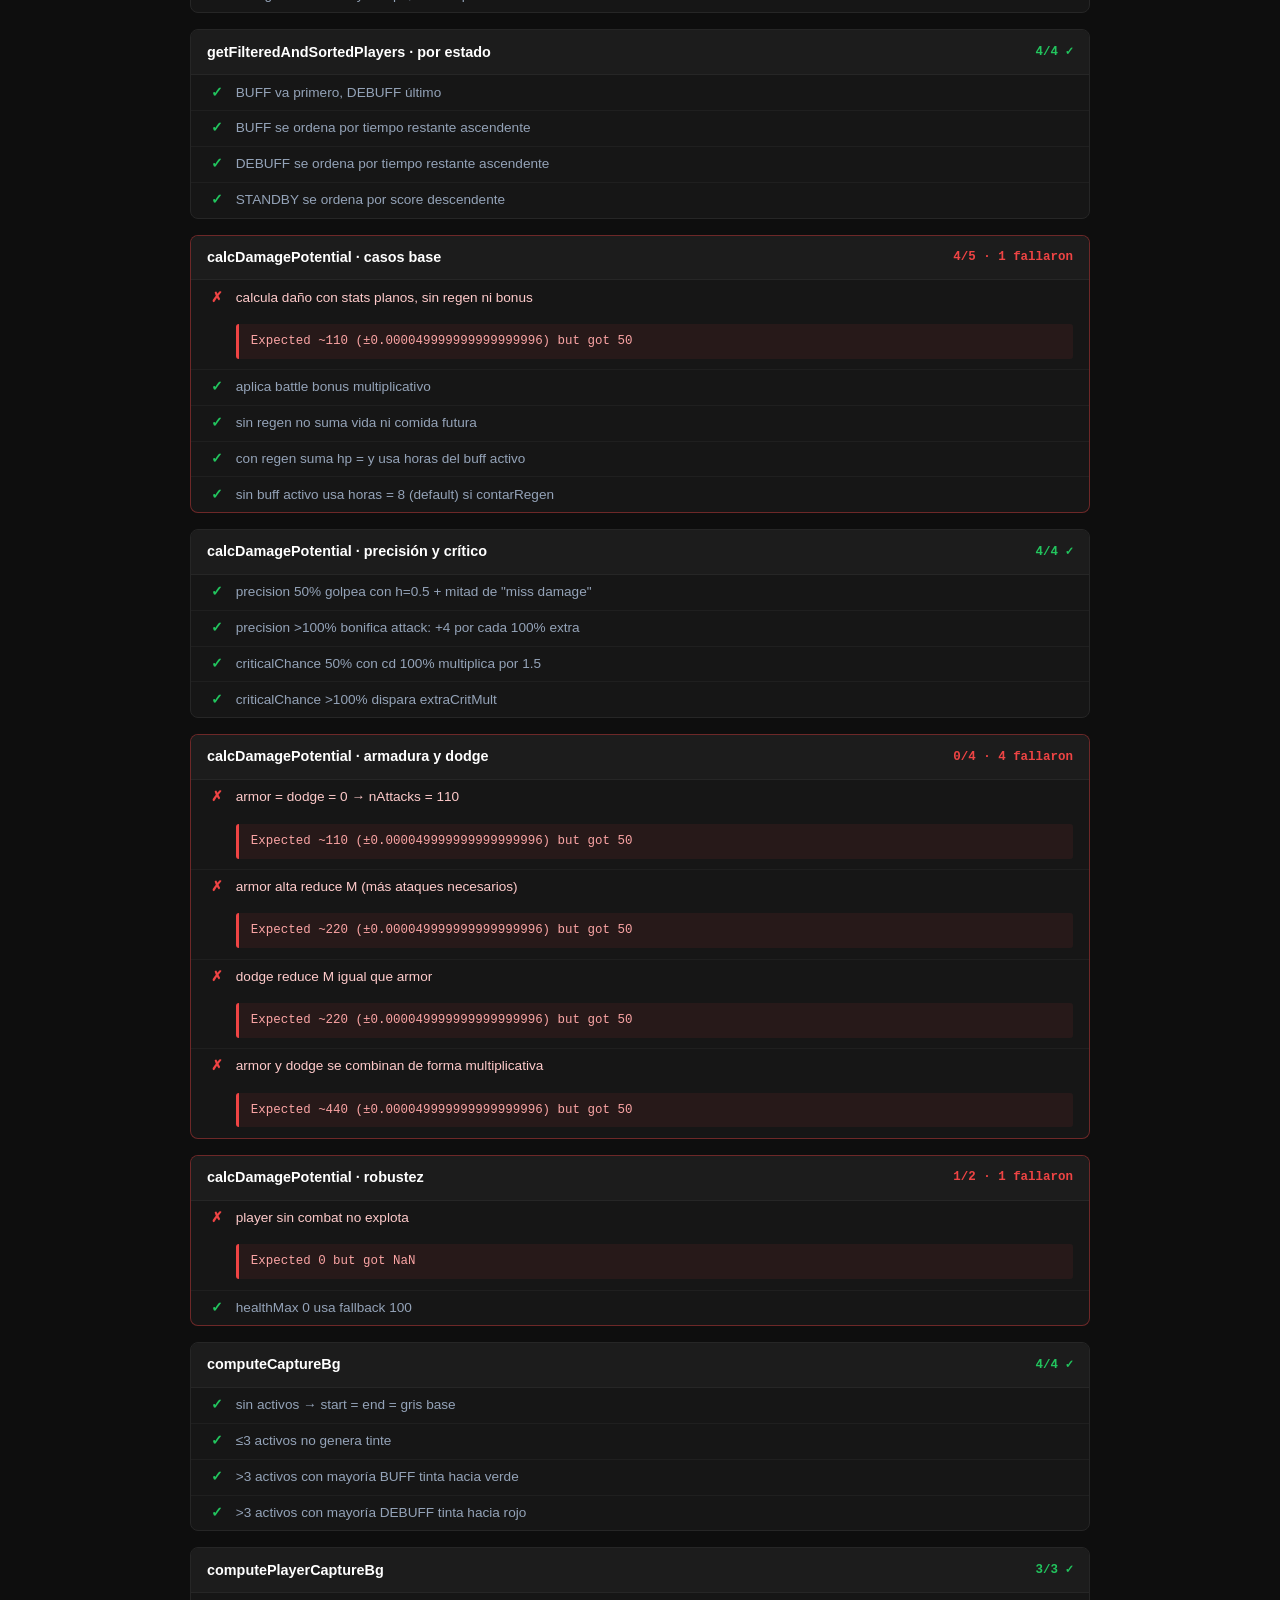
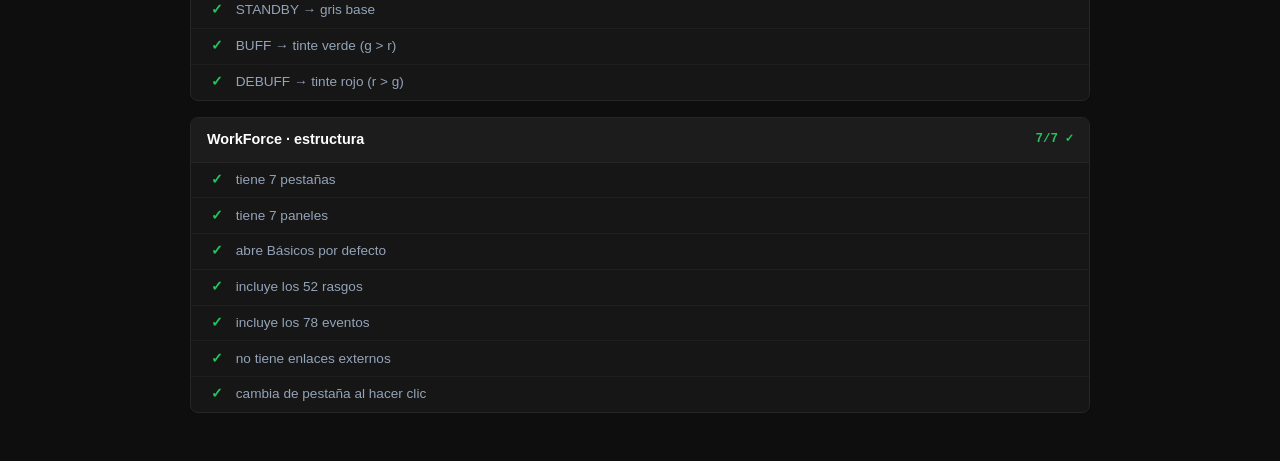
<file: tests.html>
<!DOCTYPE html>
<html lang="es">
<head>
  <meta charset="UTF-8">
  <meta name="viewport" content="width=device-width, initial-scale=1.0">
  <meta name="color-scheme" content="only dark">
  <title>Bahamas WarRoom — Tests</title>
  <link rel="icon" type="image/png" href="favicon.png">
  <style>
    * { box-sizing: border-box; }
    body {
      margin: 0;
      padding: 2rem 1rem;
      background: #0e0e0e;
      color: #e2e8f0;
      font-family: -apple-system, BlinkMacSystemFont, "Segoe UI", Roboto, sans-serif;
      font-size: 14px;
      line-height: 1.5;
    }
    .wrap { max-width: 900px; margin: 0 auto; }
    h1 {
      font-size: 1.25rem;
      letter-spacing: 1px;
      color: #fff;
      margin: 0 0 0.25rem;
    }
    h1 span { color: #00b1ff; }
    .sub {
      color: #64748b;
      font-size: 0.85rem;
      margin-bottom: 1.5rem;
    }
    .summary {
      display: flex;
      justify-content: space-between;
      align-items: center;
      padding: 0.85rem 1.1rem;
      border-radius: 8px;
      border: 1px solid;
      margin-bottom: 1.5rem;
      font-weight: bold;
      letter-spacing: 0.5px;
    }
    .summary.pass {
      background: rgba(34, 197, 94, 0.08);
      border-color: rgba(34, 197, 94, 0.4);
      color: #22c55e;
    }
    .summary.fail {
      background: rgba(239, 68, 68, 0.08);
      border-color: rgba(239, 68, 68, 0.5);
      color: #ef4444;
    }
    .summary-num {
      font-family: monospace;
      font-size: 0.85rem;
      color: #94a3b8;
    }
    .summary.pass .summary-num, .summary.fail .summary-num { color: inherit; opacity: 0.85; }

    .suite {
      background: #161616;
      border: 1px solid #262626;
      border-radius: 8px;
      margin-bottom: 1rem;
      overflow: hidden;
    }
    .suite.has-failure { border-color: rgba(239, 68, 68, 0.4); }
    .suite-header {
      display: flex;
      justify-content: space-between;
      align-items: center;
      padding: 0.7rem 1rem;
      background: #1c1c1c;
      border-bottom: 1px solid #262626;
    }
    .suite-name {
      font-weight: 700;
      color: #fff;
      font-size: 0.9rem;
    }
    .suite-stat {
      font-family: monospace;
      font-size: 0.78rem;
      font-weight: bold;
    }
    .suite-stat.pass { color: #22c55e; }
    .suite-stat.fail { color: #ef4444; }

    .test {
      display: flex;
      align-items: flex-start;
      gap: 0.6rem;
      padding: 0.45rem 1rem;
      border-bottom: 1px solid rgba(255, 255, 255, 0.04);
      font-size: 0.85rem;
    }
    .test:last-child { border-bottom: none; }
    .test-icon {
      font-weight: bold;
      width: 1.2rem;
      flex-shrink: 0;
      text-align: center;
    }
    .test.pass .test-icon { color: #22c55e; }
    .test.fail .test-icon { color: #ef4444; }
    .test-name { flex: 1; color: #c5cad1; }
    .test.pass .test-name { color: #94a3b8; }
    .test.fail .test-name { color: #fecaca; }
    .test-error {
      grid-column: 1 / -1;
      margin: 0.4rem 0 0.2rem 1.8rem;
      padding: 0.5rem 0.75rem;
      background: rgba(239, 68, 68, 0.08);
      border-left: 3px solid #ef4444;
      border-radius: 3px;
      color: #fca5a5;
      font-family: monospace;
      font-size: 0.78rem;
      white-space: pre-wrap;
      width: 100%;
    }
    .test.fail { flex-wrap: wrap; }
  </style>
</head>
<body>
  <div class="wrap">
    <h1>BAHAMAS <span>WARROOM</span> · TESTS</h1>
    <div class="sub">Tests unitarios de las funciones puras. No afecta a la app.</div>
    <div id="summary" class="summary">Ejecutando…</div>
    <div id="results"></div>
  </div>

  <!-- Solo se cargan los módulos puros. NO se carga app.js ni warera-api.js -->
  <script src="warera-utils.js"></script>
  <script src="warera-damage.js"></script>
  <script src="warera-capture.js"></script>
  <script src="workforce.js?v=20261027d"></script>

  <script src="tests-runner.js"></script>
  <script src="tests-specs.js"></script>
  <script>
    // Corre todos los tests al cargar
    window.addEventListener('load', () => window.__runTests());
  </script>
</body>
</html>
</file>
<file: styles.css>
:root {
  color-scheme: only dark;
  --bg-primary: #0a0a0c;
  --bg-secondary: #131316;
  --bg-card: #1c1c1f;
  --text-primary: #f8fafc;
  --text-secondary: #a1a8b8;
  --text-muted: #6b7280;
  --accent-color: #2d5bff;
  --status-buff: #22c55e;
  --status-debuff: #ef4444;
  --status-standby: #818fa3;
  --border-color: #1d1d22;
  --size: 20px;
}

@property --progress {
  syntax: '<percentage>';
  initial-value: 0%;
  inherits: false;
}

* {
  box-sizing: border-box;
  margin: 0;
  padding: 0;
  font-family: "Geist", 'Segoe UI', Tahoma, Geneva, Verdana, sans-serif;
}

[hidden] { display: none !important; }

body {
  min-height: 100vh;
  background: #000000;
  padding: 1.5rem;
  overflow-x: hidden;
  position: relative;
  font-optical-sizing: auto;

}

.app-container {
  max-width: 1300px;
  margin: 0 auto;
  display: flex;
  flex-direction: column;
  gap: 1.5rem;
  position: relative;
  z-index: 1;
}

/* ===== HEADER ===== */
.header {
  display: flex;
  justify-content: space-between;
  align-items: center;
  background-color: var(--bg-secondary);
  padding: 1rem 1.5rem;
  border-radius: 8px;
  border: 1px solid var(--border-color);
}
.brand { display: flex; align-items: center; gap: 10px; }
.brand h1 { font-size: 1.25rem; letter-spacing: 1px; color: white; font-weight: 700; }
.brand span { color: var(--accent-color); }
.credentials-bar { display: flex; align-items: center; gap: 1rem; }
.refresh-group { display: flex; align-items: center; gap: 0.6rem; }

.icon-btn {
  background: transparent;
  border: none;
  cursor: pointer;
  transition: transform 0.2s, opacity 0.2s;
  color: var(--text-primary);
  padding: 0;
  width: 1.6rem;
  height: 1.6rem;
  display: inline-flex;
  align-items: center;
  justify-content: center;
  flex-shrink: 0;
}
.icon-btn svg {
  width: 100%;
  height: 100%;
  fill: currentColor;
  display: block;
}

.icon-btn:hover { transform: scale(1.1); }
.icon-btn:disabled { opacity: 0.4; cursor: not-allowed; transform: none; }

/* ===== INDICADOR DE FRESCURA ===== */
.freshness-dot {
  display: inline-block;
  width: 12px;
  height: 12px;
  border-radius: 50%;
  background-color: #64748b;
  box-shadow: 0 0 8px rgba(100, 116, 139, 0.6);
  transition: background-color 1s linear, box-shadow 1s linear;
  flex-shrink: 0;
  cursor: help;
}

/* ===== SIDEBAR ===== */
.sidebar {
  position: fixed;
  top: 0; right: -350px;
  width: 320px;
  height: 100vh;
  background-color: var(--bg-secondary);
  border-left: 1px solid var(--border-color);
  transition: right 0.3s ease-in-out;
  z-index: 1000;
  padding: 1.5rem;
  box-shadow: -4px 0 15px rgba(0,0,0,0.5);
  overflow-y: auto;
  color: white;
}
.sidebar.open { right: 0; }
.sidebar-header {
  display: flex;
  justify-content: space-between;
  align-items: center;
  margin-bottom: 1.5rem;
  border-bottom: 1px solid var(--border-color);
  padding-bottom: 0.5rem;
}
.close-btn {
  background: none; border: none;
  color: var(--text-secondary);
  font-size: 1.2rem;
  cursor: pointer;
}
.close-btn:hover { color: var(--text-primary); }
.sidebar-content { display: flex; flex-direction: column; gap: 1.2rem; }
.config-group { display: flex; flex-direction: column; gap: 0.5rem; }
.config-group label { font-size: 0.9rem; color: var(--text-secondary); font-weight: 500; }
.config-group input[type="password"],
.config-group input[type="text"] {
  width: 100%;
  padding: 0.75rem;
  border-radius: 4px;
  border: 1px solid var(--border-color);
  background: var(--bg-primary);
  color: var(--text-primary);
}
hr { border: 0; border-top: 1px solid var(--border-color); margin: 0.5rem 0; }
.api-key-actions { display: flex; gap: 0.5rem; }
.api-key-actions .btn { flex: 1; font-size: 0.85rem; }
.config-hint { font-size: 0.75rem; color: var(--text-muted); line-height: 1.3; }
.sidebar .segmented-control { width: 100%; }
.sidebar .segmented-btn { flex: 1; text-align: center; padding: 0.45rem 0.4rem; font-size: 0.8rem; }

/* ===== OVERLAY ===== */
.overlay {
  position: fixed;
  top: 0; left: 0; width: 100%; height: 100%;
  background: rgba(0,0,0,0.6);
  display: none;
  z-index: 999;
}
.overlay.active { display: block; }

/* ===== BOTONES ===== */
.btn {
  padding: 0.5rem 1rem;
  border: none;
  border-radius: 4px;
  cursor: pointer;
  font-weight: 600;
  transition: all 0.2s;
}
.btn:hover { opacity: 0.85; transform: translateY(-1px); }
.btn-primary { background-color: var(--accent-color); color: #000; }
.btn-secondary { background-color: var(--bg-card); color: var(--text-primary); }
.btn:disabled { opacity: 0.5; cursor: not-allowed; transform: none; }

/* ===== CONTROLS PANEL ===== */
.controls-panel {
  display: flex;
  flex-wrap: wrap;
  gap: 1rem 1.5rem;
  align-items: center;
  justify-content: center;
  background-color: var(--bg-secondary);
  padding: 1rem 1.5rem;
  border-radius: 8px;
  border: 1px solid var(--border-color);
}
.control-group { display: flex; align-items: center; gap: 0.5rem; flex-wrap: wrap; }
.control-group label { font-size: 0.85rem; color: var(--text-muted); white-space: nowrap; }
.segmented-control {
  display: flex;
  background-color: var(--bg-primary);
  padding: 3px;
  border-radius: 6px;
  border: 1px solid var(--border-color);
}
.segmented-btn {
  background: none;
  border: none;
  color: var(--text-secondary);
  padding: 0.4rem 0.8rem;
  font-size: 0.85rem;
  cursor: pointer;
  border-radius: 4px;
  transition: all 0.3s ease;
  white-space: nowrap;
}
.segmented-btn:hover { color: var(--text-primary); }
.segmented-btn.active {
  background-color: var(--bg-card);
  color: var(--text-primary);
  font-weight: 600;
}

/* ===== FILA DE TOGGLES CENTRADA ===== */
.toggles-row {
  display: flex;
  flex-wrap: wrap;
  gap: 1rem 1.5rem;
  align-items: center;
  justify-content: center;
  flex: 1 0 100%;
}

/* ===== PRIORIDAD TÁCTICA ===== */
.tactical-group {
  background: rgba(239, 68, 68, 0.05);
  padding: 0.4rem 0.8rem;
  border-radius: 8px;
  border: 1px solid rgba(239, 68, 68, 0.2);
  animation: tacticalPulse 2.4s ease-in-out infinite;
}
@keyframes tacticalPulse {
  0%, 100% {
    border-color: rgba(239, 68, 68, 0.25);
    box-shadow: 0 0 0 0 rgba(239, 68, 68, 0);
    background: rgba(239, 68, 68, 0.05);
  }
  50% {
    border-color: rgba(239, 68, 68, 0.7);
    box-shadow: 0 0 14px 0 rgba(239, 68, 68, 0.35);
    background: rgba(239, 68, 68, 0.10);
  }
}
.toggle-label {
  font-size: 0.85rem;
  color: #f87171;
  font-weight: bold;
  text-transform: uppercase;
  letter-spacing: 0.5px;
}
.switch { position: relative; display: inline-block; width: 44px; height: 22px; margin-left: 8px; }
.switch input { opacity: 0; width: 0; height: 0; }
.slider {
  position: absolute;
  cursor: pointer;
  top: 0; left: 0; right: 0; bottom: 0;
  background-color: var(--bg-card);
  transition: .4s;
  border-radius: 34px;
  border: 1px solid var(--border-color);
}
.slider:before {
  position: absolute;
  content: "";
  height: 16px; width: 16px;
  left: 2px; bottom: 2px;
  background-color: var(--text-secondary);
  transition: .4s;
  border-radius: 50%;
}
input:checked + .slider {
  background-color: #ef4444;
  border-color: #ef4444;
  box-shadow: 0 0 8px rgba(239, 68, 68, 0.5);
}
input:checked + .slider:before { transform: translateX(22px); background-color: #fff; }

.tooltip {
  position: relative;
  display: inline-flex;
  align-items: center;
  justify-content: center;
  width: 16px; height: 16px;
  border-radius: 50%;
  background: var(--border-color);
  color: var(--text-primary);
  font-size: 10px;
  font-weight: bold;
  cursor: help;
  margin-left: 4px;
}
.tooltip:focus { outline: none; }
.tooltip .tooltiptext {
  visibility: hidden;
  width: 220px;
  background-color: var(--bg-primary);
  color: var(--text-primary);
  text-align: center;
  border-radius: 6px;
  padding: 8px 12px;
  position: absolute;
  z-index: 10;
  bottom: 135%;
  left: 50%;
  margin-left: -110px;
  opacity: 0;
  transition: opacity 0.3s;
  border: 1px solid var(--border-color);
  box-shadow: 0 4px 10px rgba(0,0,0,0.5);
  font-weight: normal;
  font-size: 0.75rem;
}
.tooltip:hover .tooltiptext,
.tooltip:focus .tooltiptext,
.tooltip:focus-within .tooltiptext {
  visibility: visible;
  opacity: 1;
}

/* ===== CONTENEDOR ===== */
#usersContainer {
  background-color: var(--bg-secondary);
  border-radius: 8px;
  border: 1px solid var(--border-color);
  overflow-x: auto;
  -webkit-overflow-scrolling: touch;
  padding: 0;
}

/* ===== VISTA TABLA ===== */
.vista-tabla {
  width: 100%;
  border-collapse: collapse;
  text-align: left;
  font-size: 0.9rem;
  min-width: 600px;
  color: white;
}
.vista-tabla th, .vista-tabla td {
  padding: 0.85rem 1rem;
  border-bottom: 1px solid var(--border-color);
  vertical-align: middle;
}
.vista-tabla th {
  background-color: rgba(0, 0, 0, 0.25);
  color: var(--text-muted);
  text-transform: uppercase;
  font-size: 0.72rem;
  letter-spacing: 0.6px;
  font-weight: 700;
}
.vista-tabla tbody tr { cursor: pointer; -webkit-tap-highlight-color: transparent; }
.vista-tabla tbody tr:hover { background-color: rgba(255, 255, 255, 0.03); }
.vista-tabla tbody tr.out-of-combat { opacity: 0.45; }
.vista-tabla .player-info { display: flex; align-items: center; gap: 8px; }
.vista-tabla .avatar {
  width: 28px; height: 28px;
  border-radius: 50%;
  object-fit: cover;
  border: 2px solid var(--bg-card);
  background-color: var(--bg-primary);
  flex-shrink: 0;
}
.vista-tabla .player-info strong {
  line-height: 1.2;
  font-size: 0.9rem;
  color: var(--text-primary);
  font-weight: 600;
}
.player-level {
  display: inline-flex;
  align-items: center;
  flex-shrink: 0;
  padding: 1px 6px;
  border-radius: 999px;
  font-size: 0.66rem;
  font-weight: 700;
  line-height: 1.35;
  letter-spacing: 0.2px;
  color: #cbd5e1;
  background: rgba(148, 163, 184, 0.14);
  border: 1px solid rgba(148, 163, 184, 0.30);
  white-space: nowrap;
}
.player-level-sm {
  padding: 0 4px;
  font-size: 0.56rem;
  line-height: 1.3;
  letter-spacing: 0;
}
.vista-tabla .badge-mode {
  padding: 4px 8px;
  border-radius: 4px;
  font-size: 0.75rem;
  font-weight: bold;
  letter-spacing: 0.5px;
}
.badge-war {
  background-color: rgba(239, 68, 68, 0.2);
  color: #fca5a5;
  border: 1px solid rgba(239, 68, 68, 0.4);
  box-shadow: 0 0 8px rgba(239, 68, 68, 0.35);
}
.badge-eco {
  background-color: rgba(34, 197, 94, 0.2);
  color: #86efac;
  border: 1px solid rgba(34, 197, 94, 0.4);
  box-shadow: 0 0 8px rgba(34, 197, 94, 0.35);
}
.vista-tabla .stat-text {
  font-size: 0.82rem;
  font-weight: 500;
  color: var(--text-secondary);
}
.vista-tabla .progress-bg {
  background: rgba(255, 255, 255, 0.1);
  border-radius: 4px;
  height: 6px;
  width: 100%;
  overflow: hidden;
  margin-top: 4px;
}
.vista-tabla .progress-fill {
  height: 100%;
  border-radius: 4px;
  transition: width 0.5s cubic-bezier(0.4, 0, 0.2, 1);
}
.vista-tabla .health-fill { background-color: #1E4D2F; }
.vista-tabla .hunger-fill { background-color: #7B3128; }
.vista-tabla .status-dot {
  display: inline-block;
  width: 10px; height: 10px;
  border-radius: 50%;
  margin-right: 6px;
  flex-shrink: 0;
}
.vista-tabla .dot-buff { background-color: var(--status-buff); box-shadow: 0 0 8px var(--status-buff); }
.vista-tabla .dot-debuff { background-color: var(--status-debuff); box-shadow: 0 0 8px var(--status-debuff); }
.vista-tabla .dot-standby { background-color: var(--status-standby); box-shadow: 0 0 8px var(--status-standby); }
.vista-tabla .dot-tired { background-color: #f97316; box-shadow: 0 0 8px #f97316; }
.tarjeta-usuario .dot-tired { background-color: #f97316; box-shadow: 0 0 8px #f97316; }
.mini-status .status-dot.dot-tired { background-color: #f97316; box-shadow: 0 0 6px #f97316; }

.vista-tabla .pill-badge {
  display: inline-flex;
  align-items: center;
  padding: 2px 6px;
  border-radius: 4px;
  font-size: 0.7rem;
  font-weight: bold;
  margin-right: 4px;
}
.vista-tabla .pill-badge.buff {
  background-color: rgba(34, 197, 94, 0.15);
  color: #4ade80;
  border: 1px solid rgba(34, 197, 94, 0.4);
  box-shadow: 0 0 8px rgba(34, 197, 94, 0.35);
}
.vista-tabla .pill-badge.debuff {
  background-color: rgba(239, 68, 68, 0.15);
  color: #f87171;
  border: 1px solid rgba(239, 68, 68, 0.4);
  box-shadow: 0 0 8px rgba(239, 68, 68, 0.35);
}
.vista-tabla .pill-badge.standby {
  background-color: rgba(100, 116, 139, 0.15);
  color: #94a3b8;
  border: 1px solid rgba(100, 116, 139, 0.4);
  box-shadow: 0 0 8px rgba(100, 116, 139, 0.35);
}
.vista-tabla .timer-text {
  font-family: monospace;
  font-weight: bold;
  font-size: 0.78rem;
  color: var(--text-secondary);
}

/* ===== VISTA TARJETAS ===== */
.vista-tarjetas {
  display: grid;
  grid-template-columns: repeat(auto-fill, minmax(280px, 1fr));
  gap: 1rem;
  padding: 1rem;
  color: white;
}
.tarjeta-usuario {
  background-color: var(--bg-card);
  border-radius: 8px;
  padding: 1rem;
  border-left: 4px solid var(--accent-color);
  display: flex;
  flex-direction: column;
  gap: 0.5rem;
  transition: transform 0.2s;
  cursor: pointer;
  -webkit-tap-highlight-color: transparent;
}
.tarjeta-usuario:hover { transform: translateY(-2px); }
.tarjeta-usuario .player-info { display: flex; align-items: center; gap: 10px; }
.tarjeta-usuario .avatar {
  width: 36px; height: 36px;
  border-radius: 50%;
  object-fit: cover;
  border: 2px solid var(--bg-primary);
  flex-shrink: 0;
}
.tarjeta-usuario .player-name-wrap {
  display: flex;
  align-items: center;
  gap: 6px;
  flex: 1;
  min-width: 0;
}
.tarjeta-usuario .player-name {
  font-weight: 600;
  font-size: 0.95rem;
  min-width: 0;
  overflow: hidden;
  text-overflow: ellipsis;
  white-space: nowrap;
}
.tarjeta-usuario .modo-badge {
  font-size: 0.7rem;
  padding: 2px 8px;
  border-radius: 4px;
  font-weight: bold;
}
.tarjeta-usuario .modo-badge.war {
  background-color: rgba(239, 68, 68, 0.2);
  color: #fca5a5;
  border: 1px solid rgba(239, 68, 68, 0.4);
  box-shadow: 0 0 8px rgba(239, 68, 68, 0.35);
}
.tarjeta-usuario .modo-badge.eco {
  background-color: rgba(34, 197, 94, 0.2);
  color: #86efac;
  border: 1px solid rgba(34, 197, 94, 0.4);
  box-shadow: 0 0 8px rgba(34, 197, 94, 0.35);
}
.tarjeta-usuario .stat-row { display: flex; flex-direction: column; gap: 0.2rem; }

.tarjeta-usuario .stat-text {
  font-size: 0.8rem;
  font-weight: 500;
  color: var(--text-secondary);
}

.tarjeta-usuario .progress-bg {
  background: rgba(255, 255, 255, 0.1);
  border-radius: 4px;
  height: 6px;
  width: 100%;
  overflow: hidden;
}
.tarjeta-usuario .progress-fill {
  height: 100%;
  border-radius: 4px;
  transition: width 0.5s cubic-bezier(0.4, 0, 0.2, 1);
}
.tarjeta-usuario .health-fill { background-color: #1E4D2F; }
.tarjeta-usuario .hunger-fill { background-color: #7B3128; }
.tarjeta-usuario .status-row { display: flex; align-items: center; gap: 0.5rem; font-size: 0.85rem; }
.tarjeta-usuario .status-dot {
  display: inline-block;
  width: 10px; height: 10px;
  border-radius: 50%;
  margin-right: 4px;
  flex-shrink: 0;
}
.tarjeta-usuario .dot-buff { background-color: var(--status-buff); box-shadow: 0 0 8px var(--status-buff); }
.tarjeta-usuario .dot-debuff { background-color: var(--status-debuff); box-shadow: 0 0 8px var(--status-debuff); }
.tarjeta-usuario .dot-standby { background-color: var(--status-standby); box-shadow: 0 0 8px var(--status-standby); }
.tarjeta-usuario .pill-badge {
  display: inline-flex;
  align-items: center;
  padding: 2px 6px;
  border-radius: 4px;
  font-size: 0.7rem;
  font-weight: bold;
}
.tarjeta-usuario .pill-badge.buff {
  background-color: rgba(34, 197, 94, 0.15);
  color: #4ade80;
  border: 1px solid rgba(34, 197, 94, 0.4);
  box-shadow: 0 0 8px rgba(34, 197, 94, 0.35);
}
.tarjeta-usuario .pill-badge.debuff {
  background-color: rgba(239, 68, 68, 0.15);
  color: #f87171;
  border: 1px solid rgba(239, 68, 68, 0.4);
  box-shadow: 0 0 8px rgba(239, 68, 68, 0.35);
}
.tarjeta-usuario .pill-badge.standby {
  background-color: rgba(100, 116, 139, 0.15);
  color: #94a3b8;
  border: 1px solid rgba(100, 116, 139, 0.4);
  box-shadow: 0 0 8px rgba(100, 116, 139, 0.35);
}
.tarjeta-usuario .timer-text { font-family: monospace; font-weight: bold; font-size: 0.8rem; }
.tarjeta-usuario.buff    { border-left-color: var(--status-buff); }
.tarjeta-usuario.debuff  { border-left-color: var(--status-debuff); }
.tarjeta-usuario.standby { border-left-color: var(--status-standby); }

/* ===== VISTA COMPACTA ===== */
.vista-compacta {
  display: grid;
  grid-template-columns: repeat(auto-fill, minmax(170px, 1fr));
  gap: 0.5rem;
  padding: 0.5rem;
}
.mini-card {
  background-color: var(--bg-card);
  border-radius: 6px;
  padding: 0.5rem 0.55rem;
  border-left: 3px solid var(--status-standby);
  display: flex;
  flex-direction: column;
  gap: 0.3rem;
  font-size: 0.7rem;
  min-width: 0;
  overflow: hidden;
  transition: transform 0.15s;
  cursor: pointer;
  -webkit-tap-highlight-color: transparent;
}
.mini-card:hover { transform: translateY(-1px); }
.mini-card.buff    { border-left-color: var(--status-buff); }
.mini-card.debuff  { border-left-color: var(--status-debuff); }
.mini-card.standby { border-left-color: var(--status-standby); }
.mini-top { display: flex; align-items: center; gap: 0.4rem; min-width: 0; }
.mini-avatar {
  width: 20px; height: 20px;
  border-radius: 50%;
  object-fit: cover;
  flex-shrink: 0;
  background-color: var(--bg-primary);
}
.mini-name {
  font-weight: 600;
  font-size: 0.72rem;
  color: var(--text-primary);
  white-space: nowrap;
  overflow: hidden;
  text-overflow: ellipsis;
  flex: 1;
  min-width: 0;
}
.mini-bar-row {
  display: grid;
  grid-template-columns: 20px 1fr 26px;
  gap: 4px;
  align-items: center;
}
.mini-label {
  font-size: 0.62rem;
  color: var(--text-muted);
  font-weight: bold;
  letter-spacing: 0.3px;
}
.mini-bar {
  background: rgba(255, 255, 255, 0.1);
  border-radius: 3px;
  height: 5px;
  overflow: hidden;
}
.mini-fill {
  height: 100%;
  border-radius: 3px;
  transition: width 0.4s ease;
}
.mini-fill.health-fill { background-color: #1E4D2F; }
.mini-fill.hunger-fill { background-color: #7B3128; }
.mini-value {
  font-size: 0.65rem;
  text-align: right;
  font-family: monospace;
  color: var(--text-muted);
  font-weight: bold;
}
.mini-status {
  display: flex;
  align-items: center;
  gap: 0.3rem;
  font-size: 0.65rem;
  margin-top: 0.05rem;
  min-height: 14px;
}
.mini-status .status-dot {
  width: 8px; height: 8px;
  border-radius: 50%;
  flex-shrink: 0;
}
.mini-status .status-dot.dot-buff { background-color: var(--status-buff); box-shadow: 0 0 6px var(--status-buff); }
.mini-status .status-dot.dot-debuff { background-color: var(--status-debuff); box-shadow: 0 0 6px var(--status-debuff); }
.mini-status .status-dot.dot-standby { background-color: var(--status-standby); box-shadow: 0 0 6px var(--status-standby); }
.mini-status .timer-text {
  font-family: monospace;
  font-weight: bold;
  font-size: 0.68rem;
  color: var(--text-primary);
}
.mini-standby {
  color: var(--text-muted);
  font-size: 0.62rem;
  letter-spacing: 0.5px;
  font-weight: bold;
}

/* ===== ESTADO VACÍO ===== */
.empty-state {
  display: flex;
  flex-direction: column;
  align-items: center;
  justify-content: center;
  gap: 0.75rem;
  padding: 3rem 1rem;
  color: var(--text-secondary);
  text-align: center;
}
.empty-state-icon {
  font-size: 2.5rem;
  opacity: 0.7;
}
.empty-state p {
  font-size: 0.95rem;
  max-width: 320px;
}
.empty-state.api-down { padding: 4rem 1rem; }
.empty-state.api-down .empty-state-icon { font-size: 3.5rem; opacity: 0.85; }
.empty-state.api-down .api-down-title {
  font-size: 1.35rem;
  font-weight: 800;
  color: #f87171;
  letter-spacing: 1.2px;
  text-transform: uppercase;
  margin-top: 0.25rem;
}
.empty-state.api-down .api-down-sub {
  font-size: 0.85rem;
  color: var(--text-secondary);
  opacity: 0.85;
  margin-top: 0.25rem;
}
.empty-state.loading .empty-state-icon {
  animation: pulse 1.6s ease-in-out infinite;
}
@keyframes pulse {
  0%, 100% { opacity: 0.5; transform: scale(1); }
  50%      { opacity: 1;   transform: scale(1.08); }
}

/* ===== TOAST ===== */
.toast {
  position: fixed;
  bottom: 2rem;
  left: 50%;
  transform: translateX(-50%);
  background: var(--bg-secondary);
  border: 1px solid var(--border-color);
  border-radius: 8px;
  padding: 1rem 2rem;
  box-shadow: 0 8px 20px rgba(0,0,0,0.6);
  color: var(--text-primary);
  font-size: 1rem;
  z-index: 2000;
  min-width: 250px;
  text-align: center;
  opacity: 0;
  transition: opacity 0.25s ease;
  pointer-events: none;
}
.toast.show { opacity: 1; pointer-events: auto; }
.toast .toast-bar {
  height: 4px;
  background: var(--accent-color);
  border-radius: 2px;
  margin-top: 8px;
  width: 100%;
}
.toast.success {
  border-color: var(--accent-color);
  box-shadow: 0 8px 20px rgba(45, 91, 255, 0.35);
}
.toast.success .toast-bar { background: var(--accent-color); }
.toast.error {
  border-color: var(--status-debuff);
  box-shadow: 0 8px 20px rgba(239, 68, 68, 0.45);
}
.toast.error .toast-bar { background: var(--status-debuff); }

/* ===== ANIMACIONES ===== */
@keyframes fadeInSlide {
  from { opacity: 0; transform: translateY(15px); }
}
.vista-tabla tbody tr,
.tarjeta-usuario,
.mini-card {
  animation: fadeInSlide 0.5s ease-out backwards;
}

/* ===== FLASH AL CAPTURAR JUGADOR ===== */
@keyframes captureFlash {
  0%   { background-color: rgba(45, 91, 255, 0); }
  30%  { background-color: rgba(45, 91, 255, 0.35); }
  100% { background-color: rgba(45, 91, 255, 0); }
}
.capture-flash {
  animation: captureFlash 0.6s ease-out forwards !important;
}

/* ===== PROGRESO DE PULSACIÓN LARGA (borde tarjeta) ===== */
[data-copy-player] {
  position: relative;
  -webkit-touch-callout: none;
  -webkit-user-select: none;
  user-select: none;
  touch-action: manipulation;
}
[data-copy-player].pressing::after {
  content: '';
  position: absolute;
  inset: 0;
  border-radius: inherit;
  padding: 3px;
  background: conic-gradient(
    from -90deg at 50% 50%,
    #2d5bff 0%,
    #2d5bff var(--progress, 0%),
    transparent var(--progress, 0%)
  );
  -webkit-mask:
    linear-gradient(#000 0 0) content-box,
    linear-gradient(#000 0 0);
  -webkit-mask-composite: xor;
  mask:
    linear-gradient(#000 0 0) content-box,
    linear-gradient(#000 0 0);
  mask-composite: exclude;
  pointer-events: none;
  z-index: 20;
}
.vista-tabla tbody tr.pressing::after { border-radius: 0; }

/* ===== RUEDA DE CARGA EN PULSACIÓN LARGA (SVG) ===== */
.hold-spinner {
  position: fixed;
  width: 52px;
  height: 52px;
  border-radius: 50%;
  pointer-events: none;
  z-index: 9999;
  background: transparent;
  opacity: 0;
  transform: translate(-50%, -50%) scale(0.6);
  transition: opacity 0.14s ease, transform 0.14s ease;
  display: none;
}

.hold-spinner.visible {
  opacity: 1;
  transform: translate(-50%, -50%) scale(1);
}

.hold-spinner svg {
  display: block;
  width: 100%;
  height: 100%;
  filter: drop-shadow(0 0 6px rgba(45, 91, 255, 0.5));
}

/* ===== BOTÓN REFRESH CON PROGRESO ===== */
.refresh-btn {
  position: relative;
  overflow: hidden;
  min-width: 180px;
  transition: background 0.3s, color 0.3s;
}
.refresh-btn .refresh-btn-progress {
  position: absolute;
  left: 0;
  bottom: 0;
  height: 3px;
  width: 0%;
  background: rgba(0, 0, 0, 0.55);
  border-radius: 0 0 4px 4px;
  transition: width 1s linear;
  pointer-events: none;
}
.refresh-btn.cooldown {
  background-color: var(--bg-card);
  color: var(--text-secondary);
  border: 1px solid var(--border-color);
}
.refresh-btn.cooldown .refresh-btn-progress {
  background: var(--accent-color);
  opacity: 0.7;
}

/* ===== BANNER DE ESTADO DE LA API ===== */
.api-banner {
  padding: 0.7rem 1rem;
  border-radius: 6px;
  font-size: 0.85rem;
  font-weight: 700;
  text-align: center;
  letter-spacing: 0.4px;
  border: 1px solid transparent;
}
.api-banner.limited {
  background: rgba(245, 158, 11, 0.12);
  color: #fbbf24;
  border-color: rgba(245, 158, 11, 0.4);
}
.api-banner.error {
  background: rgba(239, 68, 68, 0.12);
  color: #fca5a5;
  border-color: rgba(239, 68, 68, 0.4);
}

/* ===== RESPONSIVE ===== */
@media (max-width: 768px) {
  body { padding: 0.75rem; }
  .app-container { gap: 1rem; }
  .header {
    flex-direction: column;
    align-items: stretch;
    gap: 1rem;
    padding: 1rem;
    text-align: center;
  }
  .brand { justify-content: center; width: 100%; }
  .credentials-bar { justify-content: center; width: 100%; }
  .controls-panel {
    flex-direction: column;
    align-items: center;
    gap: 1rem;
    padding: 1rem;
  }
  .control-group {
    flex-direction: row;
    justify-content: center;
    align-items: center;
    width: 100%;
  }
  .segmented-control { width: 100%; display: flex; }
  .segmented-btn { flex: 1; text-align: center; padding: 0.5rem; }
  .toggles-row {
    flex-direction: column;
    align-items: center;
    gap: 0.8rem;
  }
  .tactical-group,
  .damage-toggle-group,
  .damage-regen-group {
    width: auto;
    justify-content: center;
  }
  .sidebar { width: 100%; right: -100%; }
  .sidebar.open { right: 0; }
  .vista-tabla th,
  .vista-tabla td {
    padding: 0.75rem 0.6rem;
    font-size: 0.82rem;
  }
  .vista-tabla .avatar { width: 24px; height: 24px; }
  .vista-tarjetas { grid-template-columns: 1fr; }
  .vista-compacta {
    grid-template-columns: repeat(2, minmax(0, 1fr));
    gap: 0.4rem;
    padding: 0.4rem;
  }
  .mini-card { padding: 0.45rem 0.5rem; }
  .mini-bar-row { grid-template-columns: 18px 1fr 24px; gap: 3px; }
}

/* ===== CHECKBOX EN CONFIGURACIONES ===== */
.checkbox-line {
  display: flex;
  align-items: flex-start;
  gap: 0.55rem;
  font-size: 0.85rem;
  color: var(--text-primary);
  cursor: pointer;
  line-height: 1.35;
  padding: 0.35rem 0.4rem;
  border-radius: 4px;
  background: rgba(255, 255, 255, 0.02);
  border: 1px solid var(--border-color);
  transition: background 0.2s, border-color 0.2s;
}
.checkbox-line:hover {
  background: rgba(255, 255, 255, 0.05);
  border-color: var(--text-muted);
}
.checkbox-line input[type="checkbox"] {
  accent-color: var(--accent-color);
  width: 16px;
  height: 16px;
  margin-top: 2px;
  flex-shrink: 0;
  cursor: pointer;
}

@media (max-width: 360px) {
  .vista-compacta { gap: 0.3rem; padding: 0.3rem; }
  .mini-card { padding: 0.4rem; gap: 0.25rem; }
  .mini-avatar { width: 18px; height: 18px; }
  .mini-name { font-size: 0.68rem; }
  .player-level-sm { font-size: 0.5rem; padding: 0 3px; }
}

/* ===== CONTROLES DEL SIMULADOR DE DAÑO ===== */
.damage-toggle-group,
.damage-regen-group {
  padding: 0.4rem 0.8rem;
  border-radius: 8px;
}

.damage-toggle-group {
  background: rgba(245, 158, 11, 0.05);
  border: 1px solid rgba(245, 158, 11, 0.2);
}

.damage-regen-group {
  background: rgba(45, 91, 255, 0.05);
  border: 1px solid rgba(45, 91, 255, 0.2);
  gap: 0.4rem;
}

.damage-label {
  font-size: 0.85rem;
  color: #fbbf24;
  font-weight: bold;
  text-transform: uppercase;
  letter-spacing: 0.5px;
}

.damage-label-secondary {
  font-size: 0.8rem;
  color: #7dd3fc;
  font-weight: 600;
  text-transform: uppercase;
  letter-spacing: 0.5px;
}

input:checked + .slider.damage-slider {
  background-color: #f59e0b;
  border-color: #f59e0b;
  box-shadow: 0 0 8px rgba(245, 158, 11, 0.5);
}

input:checked + .slider.damage-slider-secondary {
  background-color: var(--accent-color);
  border-color: var(--accent-color);
  box-shadow: 0 0 8px rgba(45, 91, 255, 0.5);
}

.bonus-label {
  font-size: 0.75rem;
  color: var(--text-secondary);
  font-weight: 600;
  text-transform: uppercase;
  letter-spacing: 0.4px;
  margin-left: 0.3rem;
}

.bonus-input {
  width: 58px;
  padding: 0.3rem 0.4rem;
  background: var(--bg-primary);
  border: 1px solid var(--border-color);
  border-radius: 4px;
  color: var(--text-primary);
  font-size: 0.85rem;
  text-align: center;
  font-family: monospace;
  font-weight: bold;
}

.bonus-input:focus {
  outline: none;
  border-color: var(--accent-color);
}

.bonus-suffix {
  color: var(--text-secondary);
  font-size: 0.85rem;
  font-weight: bold;
}

/* ===== ESTADO DESHABILITADO DEL GRUPO "CONTAR REGEN" ===== */
.damage-regen-group.disabled {
  opacity: 0.45;
  filter: grayscale(60%);
  pointer-events: none;
}

.damage-regen-group.disabled .damage-label-secondary {
  color: var(--text-secondary);
}

/* ===== PANEL DE DAÑO POTENCIAL ===== */
.damage-panel {
  background-color: var(--bg-secondary);
  border-radius: 8px;
  border: 1px solid rgba(245, 158, 11, 0.25);
  overflow: hidden;
}

.damage-panel-header {
  display: flex;
  align-items: center;
  gap: 1rem;
  padding: 0.85rem 1.25rem;
  background: rgba(245, 158, 11, 0.05);
  flex-wrap: wrap;
}

.damage-panel .damage-panel-header {
  border-bottom: 1px solid var(--border-color);
}

.damage-panel-title {
  font-weight: bold;
  color: #fbbf24;
  letter-spacing: 0.6px;
  font-size: 0.9rem;
  text-transform: uppercase;
  flex: 1;
}

.damage-panel-total-value {
  color: #22c55e;
  font-family: monospace;
  font-size: 1.05rem;
  margin-left: 0.3rem;
}

.damage-panel-meta {
  color: var(--text-muted);
  font-size: 0.78rem;
  font-family: monospace;
}

/* ===== PANEL DE DEBUFF PRÓXIMO A EXPIRAR ===== */
.debuff-panel {
  background-color: var(--bg-secondary);
  border-radius: 8px;
  border: 1px solid rgba(239, 68, 68, 0.5);
  overflow: hidden;
  box-shadow: 0 0 20px rgba(239, 68, 68, 0.25);
  animation: debuffPulse 2s ease-in-out infinite;
}

@keyframes debuffPulse {
  0%, 100% {
    border-color: rgba(239, 68, 68, 0.5);
    box-shadow: 0 0 20px rgba(239, 68, 68, 0.25);
  }
  50% {
    border-color: rgba(239, 68, 68, 0.9);
    box-shadow: 0 0 30px rgba(239, 68, 68, 0.55);
  }
}

.debuff-panel-header {
  display: flex;
  justify-content: space-between;
  align-items: center;
  gap: 1rem;
  padding: 0.85rem 1.25rem;
  border-bottom: 1px solid rgba(239, 68, 68, 0.3);
  background: rgba(239, 68, 68, 0.08);
  flex-wrap: wrap;
}

.debuff-panel-title {
  font-weight: bold;
  color: #fca5a5;
  letter-spacing: 0.6px;
  font-size: 0.9rem;
  text-transform: uppercase;
}

.debuff-panel-meta {
  color: var(--text-muted);
  font-size: 0.78rem;
  font-family: monospace;
  font-weight: bold;
}

.debuff-panel-body {
  display: flex;
  flex-wrap: wrap;
  gap: 0.5rem;
  padding: 0.75rem 1.25rem;
}

.debuff-card {
  display: flex;
  align-items: center;
  gap: 0.5rem;
  padding: 0.4rem 0.7rem;
  background: rgba(239, 68, 68, 0.12);
  border: 1px solid rgba(239, 68, 68, 0.4);
  border-radius: 4px;
  font-size: 0.78rem;
  cursor: pointer;
  -webkit-tap-highlight-color: transparent;
}

.debuff-card img {
  width: 20px;
  height: 20px;
  border-radius: 50%;
  object-fit: cover;
  flex-shrink: 0;
}

.debuff-card-name {
  color: #fecaca;
  font-weight: 600;
  max-width: 90px;
  white-space: nowrap;
  overflow: hidden;
  text-overflow: ellipsis;
}
.debuff-card .player-level {
  color: #fecaca;
  background: rgba(239, 68, 68, 0.12);
  border-color: rgba(239, 68, 68, 0.35);
}

.debuff-card-time {
  color: #fca5a5;
  font-family: monospace;
  font-weight: bold;
}

/* ===== DAÑO POTENCIAL EN VISTAS ===== */
.vista-tabla .damage-th {
  text-align: right;
  width: 110px;
}

.vista-tabla .damage-cell {
  text-align: right;
  color: #22c55e;
  font-family: monospace;
  font-weight: bold;
  font-size: 0.85rem;
  white-space: nowrap;
}

.tarjeta-usuario .status-row .damage-badge {
  margin-left: auto;
  color: #22c55e;
  font-family: monospace;
  font-weight: bold;
  font-size: 0.78rem;
  background: rgba(34, 197, 94, 0.1);
  border: 1px solid rgba(34, 197, 94, 0.3);
  padding: 1px 6px;
  border-radius: 3px;
  white-space: nowrap;
}

.mini-status .damage-mini {
  margin-left: auto;
  color: #22c55e;
  font-family: monospace;
  font-weight: bold;
  font-size: 0.62rem;
  white-space: nowrap;
}

/* ============================================================
   HUD DE CONTRATO ACTIVO
   ============================================================ */
.hud {
  position: relative;
  display: flex;
  background: var(--bg-secondary);
  border: 1px solid var(--border-color);
  border-radius: 10px;
  overflow: hidden;
  min-height: 100px;
  --age-color: #22c55e;
}

.hud-age-bar {
  width: 6px;
  background: var(--age-color);
  flex-shrink: 0;
  transition: background 0.5s ease;
  box-shadow: 0 0 12px -2px var(--age-color);
}

.hud-body {
  flex: 1;
  display: flex;
  align-items: center;
  gap: 1.5rem;
  padding: 1rem 1.5rem 1.25rem;
  min-width: 0;
}

.hud-left {
  flex: 1;
  min-width: 0;
  display: flex;
  flex-direction: column;
  gap: 0.15rem;
}

.hud-title-row {
  display: flex;
  align-items: center;
  gap: 0.5rem;
  margin-bottom: 0.1rem;
}

.hud-battle-name {
  font-size: 1.05rem;
  font-weight: 800;
  letter-spacing: 0.5px;
  color: var(--text-primary);
  text-transform: uppercase;
  white-space: nowrap;
  overflow: hidden;
  text-overflow: ellipsis;
}

.hud-link {
  color: var(--accent-color);
  text-decoration: none;
  font-size: 0.95rem;
  flex-shrink: 0;
  transition: transform 0.15s;
}
.hud-link:hover { transform: scale(1.15); }

.hud-detected {
  font-size: 0.78rem;
  color: var(--text-secondary);
}

.hud-timer-row {
  display: flex;
  align-items: center;
  gap: 0.35rem;
  margin-top: 0.15rem;
}

.hud-timer-icon {
  font-size: 0.85rem;
  filter: hue-rotate(-15deg) brightness(1.2);
  flex-shrink: 0;
}

.hud-timer-text {
  font-size: 0.8rem;
  color: #fbbf24;
  font-weight: 600;
  font-style: italic;
}

.hud-stats {
  display: flex;
  gap: 1.5rem;
  padding: 0.5rem 1rem;
  background: rgba(0, 0, 0, 0.25);
  border-radius: 6px;
  flex-shrink: 0;
}

.hud-stat {
  display: flex;
  flex-direction: column;
  align-items: flex-start;
  gap: 0.1rem;
  min-width: 60px;
}

.hud-stat-label {
  font-size: 0.65rem;
  font-weight: 500;
  color: var(--text-secondary);
  text-transform: uppercase;
  letter-spacing: 0.4px;
}

.hud-stat-value {
  font-size: 1.05rem;
  font-weight: 800;
  color: var(--text-primary);
  letter-spacing: 0.3px;
}
.hud-stat-value.payout { color: #fbbf24; }

.hud-complete {
  flex-shrink: 0;
  padding: 0.85rem 1.5rem;
  background: #22c55e;
  color: #052e16;
  border: none;
  border-radius: 8px;
  font-size: 0.85rem;
  font-weight: 800;
  letter-spacing: 0.8px;
  text-transform: uppercase;
  cursor: pointer;
  transition: transform 0.15s, filter 0.15s;
  box-shadow: 0 4px 12px -4px rgba(34, 197, 94, 0.6);
}
.hud-complete:hover {
  transform: translateY(-1px);
  filter: brightness(1.1);
}
.hud-complete:active { transform: translateY(0); }

.hud-progress {
  position: absolute;
  left: 6px;
  right: 0;
  bottom: 0;
  height: 5px;
  background: rgba(255, 255, 255, 0.04);
  overflow: hidden;
}
.hud-progress-fill {
  height: 100%;
  width: 100%;
  background: linear-gradient(90deg, #f59e0b, #fbbf24);
  border-radius: 0 3px 3px 0;
  transition: width 1s linear;
  box-shadow: 0 0 8px -2px #fbbf24;
}
.hud-progress-fill.danger {
  background: linear-gradient(90deg, #dc2626, #f87171);
  box-shadow: 0 0 8px -2px #ef4444;
}

@media (max-width: 768px) {
  .hud-body {
    flex-direction: column;
    align-items: stretch;
    gap: 0.75rem;
    padding: 1rem;
  }
  .hud-stats {
    gap: 1rem;
    padding: 0.6rem 0.75rem;
    justify-content: space-between;
  }
  .hud-stat { flex: 1; min-width: 0; }
  .hud-stat-value { font-size: 0.95rem; }
  .hud-complete {
    width: 100%;
    padding: 0.75rem;

    .header-message {
    text-align: center;
    padding: 0;

  }
  }
}

/* Mensaje informativo temporal en el header */
.header-message {
  flex: 1;
  text-align: center;
  font-size: 0.75rem;
  font-weight: 300;
  color: var(--text-muted);
  padding: 0 1rem;
  white-space: nowrap;
  overflow: hidden;
  text-overflow: ellipsis;
}

/* Animación suave para los controles que aparecen/desaparecen */
.controls-panel {
  transition: all 0.3s ease;
}

.control-group {
  transition: opacity 0.3s ease;
}

/* ============================================================
   APP SWITCHER (Menú flotante)
   ============================================================ */
.brand-arrow {
  font-size: 0.65rem;
  color: var(--text-muted);
  margin-left: 4px;
  vertical-align: middle;
  transition: color 0.2s, transform 0.2s;
  display: inline-block;
}
#appSwitcherTrigger:hover .brand-arrow {
  color: var(--text-primary);
  transform: translateY(2px);
}

.app-switcher-overlay {
  position: fixed;
  inset: 0;
  background: rgba(0, 0, 0, 0.6);
  backdrop-filter: blur(6px);
  -webkit-backdrop-filter: blur(6px);
  z-index: 3000;
  opacity: 0;
  transition: opacity 0.25s ease;
}
.app-switcher-overlay.show {
  opacity: 1;
}

.app-switcher-menu {
  position: fixed;
  top: 50%;
  left: 50%;
  transform: translate(-50%, -50%) scale(0.95);
  background: var(--bg-secondary);
  border: 1px solid var(--border-color);
  border-radius: 16px;
  padding: 1.5rem;
  width: min(90vw, 320px);
  z-index: 3001;
  box-shadow: 0 10px 40px rgba(0,0,0,0.8);
  opacity: 0;
  transition: all 0.25s cubic-bezier(0.34, 1.56, 0.64, 1);
}
.app-switcher-menu.show {
  opacity: 1;
  transform: translate(-50%, -50%) scale(1);
}

/* Botón de cerrar (Círculo rojo) */
.app-switcher-close {
  position: absolute;
  top: -12px;
  right: -12px;
  width: 28px;
  height: 28px;
  border-radius: 50%;
  background: var(--status-debuff);
  color: white;
  border: none;
  font-size: 0.8rem;
  cursor: pointer;
  display: flex;
  align-items: center;
  justify-content: center;
  box-shadow: 0 4px 12px rgba(239, 68, 68, 0.5);
  transition: transform 0.15s;
}
.app-switcher-close:hover {
  transform: scale(1.1);
}

.app-switcher-title {
  font-size: 1.2rem;
  font-weight: 700;
  color: var(--text-primary);
  margin-bottom: 1.25rem;
  text-align: center;
  letter-spacing: 0.5px;
  border-bottom: 1px solid var(--border-color);
  padding-bottom: 0.75rem;
}

.app-switcher-actions {
  display: flex;
  flex-direction: column;
  gap: 0.5rem;
}

.app-switcher-btn {
  display: flex;
  align-items: center;
  gap: 0.75rem;
  padding: 0.85rem 1rem;
  background: var(--bg-primary);
  border: 1px solid var(--border-color);
  border-radius: 8px;
  color: var(--text-primary);
  font-size: 0.95rem;
  font-weight: 500;
  cursor: pointer;
  transition: all 0.2s;
  text-align: left;
}
.app-switcher-btn:hover {
  background: var(--bg-card);
  border-color: var(--accent-color);
  transform: translateX(2px);
}
/* ===== SLIDER DE REGEN ===== */
.regen-slider-row {
  flex: 1 0 100%;
  display: flex;
  align-items: center;
  justify-content: center;
  gap: 1rem;
  padding: 0.6rem 1rem;
  background: rgba(0, 177, 255, 0.05);
  border: 1px solid rgba(0, 177, 255, 0.2);
  border-radius: 8px;
  margin-top: 0.5rem;
}

.regen-slider-label {
  font-size: 0.8rem;
  color: #7dd3fc;
  font-weight: 600;
  text-transform: uppercase;
  letter-spacing: 0.5px;
}

.regen-slider-value {
  font-family: monospace;
  font-size: 1rem;
  font-weight: bold;
  color: var(--text-primary);
  min-width: 32px;
  text-align: right;
}

.regen-slider-row input[type="range"] {
  -webkit-appearance: none;
  width: 200px;
  background: transparent;
}

.regen-slider-row input[type="range"]::-webkit-slider-thumb {
  -webkit-appearance: none;
  height: 16px;
  width: 16px;
  border-radius: 50%;
  background: #00b1ff;
  cursor: pointer;
  margin-top: -6px;
  box-shadow: 0 0 8px rgba(0, 177, 255, 0.6);
}

.regen-slider-row input[type="range"]::-webkit-slider-runnable-track {
  width: 100%;
  height: 4px;
  cursor: pointer;
  background: var(--bg-card);
  border-radius: 2px;
}

.regen-slider-row input[type="range"]::-moz-range-thumb {
  height: 16px;
  width: 16px;
  border-radius: 50%;
  background: #00b1ff;
  cursor: pointer;
  border: none;
  box-shadow: 0 0 8px rgba(0, 177, 255, 0.6);
}

.regen-slider-row input[type="range"]::-moz-range-track {
  width: 100%;
  height: 4px;
  cursor: pointer;
  background: var(--bg-card);
  border-radius: 2px;
}

/* ===== SLIDER DE REGEN ===== */
.regen-slider-row {
  flex: 1 0 100%;
  display: flex;
  align-items: center;
  justify-content: center;
  gap: 0.75rem;
  padding: 0.6rem 1rem;
  background: rgba(0, 177, 255, 0.05);
  border: 1px solid rgba(0, 177, 255, 0.2);
  border-radius: 8px;
  margin-top: 0.5rem;
  box-sizing: border-box; /* Evita que el padding sume ancho */
  max-width: 100%; /* No se sale del contenedor */
}

.regen-slider-label {
  font-size: 1rem;
  color: #7dd3fc;
  flex-shrink: 0;
}

.regen-slider-value {
  font-family: monospace;
  font-size: 1rem;
  font-weight: bold;
  color: var(--text-primary);
  min-width: 32px;
  text-align: right;
  flex-shrink: 0;
}

.regen-slider-row input[type="range"] {
  -webkit-appearance: none;
  flex: 1; /* Toma todo el espacio disponible */
  max-width: 200px; /* Pero no crece más de 200px en PC */
  background: transparent;
}

.regen-slider-row input[type="range"]::-webkit-slider-thumb {
  -webkit-appearance: none;
  height: 16px;
  width: 16px;
  border-radius: 50%;
  background: #00b1ff;
  cursor: pointer;
  margin-top: -6px;
  box-shadow: 0 0 8px rgba(0, 177, 255, 0.6);
}

.regen-slider-row input[type="range"]::-webkit-slider-runnable-track {
  width: 100%;
  height: 4px;
  cursor: pointer;
  background: var(--bg-card);
  border-radius: 2px;
}

.regen-slider-row input[type="range"]::-moz-range-thumb {
  height: 16px;
  width: 16px;
  border-radius: 50%;
  background: #00b1ff;
  cursor: pointer;
  border: none;
  box-shadow: 0 0 8px rgba(0, 177, 255, 0.6);
}

.regen-slider-row input[type="range"]::-moz-range-track {
  width: 100%;
  height: 4px;
  cursor: pointer;
  background: var(--bg-card);
  border-radius: 2px;
}

/* ===== MENÚ DE ESTADO (BUFF/TIRED) ===== */
.status-dropdown {
  position: relative;
  display: inline-block;
}

.status-trigger {
  cursor: pointer;
  user-select: none;
  -webkit-user-select: none;
  transition: transform 0.15s;
}
.status-trigger:hover { transform: scale(1.05); }

.status-menu {
  position: fixed;
  background: var(--bg-card);
  border: 1px solid var(--border-color);
  border-radius: 6px;
  box-shadow: 0 8px 24px rgba(0, 0, 0, 0.6);
  z-index: 9999;
  min-width: 140px;
  overflow: hidden;
  display: none;
  flex-direction: column;
}

.status-menu.open {
  display: flex;
  animation: statusMenuIn 0.14s ease-out;
}

@keyframes statusMenuIn {
  from {
    opacity: 0;
    transform: translateY(-4px);
  }
  to {
    opacity: 1;
    transform: translateY(0);
  }
}

.status-menu button {
  background: none;
  border: none;
  color: var(--text-primary);
  padding: 0.5rem 0.9rem;
  text-align: left;
  cursor: pointer;
  font-size: 0.8rem;
  display: flex;
  align-items: center;
  gap: 6px;
  white-space: nowrap;
  transition: background 0.15s;
}

.status-menu button:hover,
.status-menu button:focus-visible {
  background: rgba(255, 255, 255, 0.06);
}

.status-menu button:focus-visible {
  outline: 2px solid currentColor;
  outline-offset: -2px;
}

.status-menu button.is-active {
  background: rgba(255, 255, 255, 0.04);
  font-weight: 600;
}

/* Colores de las opciones */
.status-menu .opt-buff  { color: #4ade80; }
.status-menu .opt-tired { color: #f97316; }
.status-menu .opt-reset { color: var(--text-muted); }

/* ===== ESTADO TIRED ===== */
/* Badge con estilo naranja */
.pill-badge.tired {
  background-color: rgba(249, 115, 22, 0.15);
  color: #f97316;
  border: 1px solid rgba(249, 115, 22, 0.4);
  box-shadow: 0 0 8px rgba(249, 115, 22, 0.35);
}

/* Dot naranja en las tres vistas */
.vista-tabla .dot-tired { background-color: #f97316; box-shadow: 0 0 8px #f97316; }
.tarjeta-usuario .dot-tired { background-color: #f97316; box-shadow: 0 0 8px #f97316; }
.mini-status .status-dot.dot-tired { background-color: #f97316; box-shadow: 0 0 6px #f97316; }

/* Borde lateral naranja (reemplaza el azul del accent) */
.tarjeta-usuario.tired { border-left-color: #f97316; }
.mini-card.tired       { border-left-color: #f97316; }

/* La tabla no tiene borde lateral — sin reglas para .tr-tired */

@media (prefers-reduced-motion: reduce) {
  .status-menu.open {
    animation: none;
  }
}
</file>
<file: interfaz.css>
/* ============================================================
   interfaz.css · Chrome del catálogo de componentes
   NO redefine estilos de la WarRoom · solo el layout de la página
   ============================================================ */

.catalog-body {
  background: #0a0a0b;
  color: var(--text-primary);
  font-family: 'Segoe UI', Tahoma, Geneva, Verdana, sans-serif;
  padding: 2rem 1rem 4rem;
  min-height: 100vh;
}

.catalog-wrap {
  max-width: 1300px;
  margin: 0 auto;
  display: flex;
  flex-direction: column;
  gap: 2rem;
}

/* ===== HEADER ===== */
.catalog-header {
  display: flex;
  justify-content: space-between;
  align-items: flex-end;
  gap: 2rem;
  padding-bottom: 1.5rem;
  border-bottom: 1px solid #1f1f22;
  flex-wrap: wrap;
}
.catalog-tag {
  display: inline-block;
  font-size: 0.68rem;
  font-weight: 700;
  letter-spacing: 2px;
  text-transform: uppercase;
  color: #00b1ff;
  background: rgba(0, 177, 255, 0.08);
  border: 1px solid rgba(0, 177, 255, 0.35);
  padding: 3px 10px;
  border-radius: 100px;
  margin-bottom: 0.75rem;
}
.catalog-header h1 {
  font-size: 1.75rem;
  letter-spacing: 2px;
  font-weight: 800;
  color: #fff;
}
.catalog-header h1 span { color: #00b1ff; }
.catalog-sub {
  color: var(--text-secondary);
  font-size: 0.85rem;
  margin-top: 0.4rem;
}
.catalog-sub code {
  background: #1c1c1f;
  padding: 1px 6px;
  border-radius: 3px;
  font-size: 0.78rem;
  color: #7dd3fc;
}
.catalog-header-right {
  display: flex;
  gap: 2rem;
}
.catalog-meta {
  display: flex;
  flex-direction: column;
  gap: 2px;
  text-align: right;
}
.catalog-meta-label {
  font-size: 0.62rem;
  letter-spacing: 1.5px;
  text-transform: uppercase;
  color: #6b7280;
}
.catalog-meta-value {
  font-family: monospace;
  font-weight: 700;
  font-size: 1rem;
  color: #fff;
}

/* ===== GRID DE SECCIONES ===== */
.catalog-grid {
  display: grid;
  grid-template-columns: repeat(2, minmax(0, 1fr));
  gap: 1rem;
}

.cat-section {
  background: #111114;
  border: 1px solid #1f1f22;
  border-radius: 12px;
  overflow: hidden;
}
.cat-span-2 { grid-column: span 2; }

.cat-section-header {
  display: flex;
  align-items: center;
  gap: 0.75rem;
  padding: 0.85rem 1.15rem;
  border-bottom: 1px solid #1f1f22;
  background: #16161a;
}
.cat-number {
  font-family: monospace;
  font-size: 0.7rem;
  font-weight: 700;
  color: #00b1ff;
  background: rgba(0, 177, 255, 0.08);
  border: 1px solid rgba(0, 177, 255, 0.25);
  padding: 2px 7px;
  border-radius: 4px;
  letter-spacing: 1px;
}
.cat-section-header h2 {
  font-size: 0.85rem;
  font-weight: 700;
  letter-spacing: 1.5px;
  text-transform: uppercase;
  color: #fff;
}

.cat-section-body {
  padding: 1.15rem;
}

/* ===== Rows / stacks ===== */
.cat-stack { display: flex; flex-direction: column; gap: 0.9rem; }
.cat-row {
  display: flex;
  flex-wrap: wrap;
  gap: 0.6rem;
  align-items: center;
}

/* ===== Paleta ===== */
.palette {
  display: grid;
  grid-template-columns: repeat(auto-fill, minmax(110px, 1fr));
  gap: 0.75rem;
}
.palette-item {
  display: flex;
  flex-direction: column;
  gap: 0.4rem;
}
.palette-swatch {
  height: 52px;
  border-radius: 8px;
  border: 1px solid #26262a;
}
.palette-name {
  font-size: 0.72rem;
  font-weight: 600;
  color: var(--text-primary);
}
.palette-hex {
  font-family: monospace;
  font-size: 0.68rem;
  color: #6b7280;
}

/* ===== Tipo labels ===== */
.cat-type-label {
  font-size: 0.62rem;
  letter-spacing: 1.5px;
  text-transform: uppercase;
  color: #6b7280;
  margin-bottom: 0.3rem;
}

/* ===== Footer ===== */
.catalog-footer {
  display: flex;
  justify-content: space-between;
  gap: 1rem;
  padding-top: 1.5rem;
  border-top: 1px solid #1f1f22;
  color: #6b7280;
  font-size: 0.78rem;
  flex-wrap: wrap;
}
.catalog-footer code {
  background: #1c1c1f;
  padding: 1px 6px;
  border-radius: 3px;
  color: #7dd3fc;
  font-size: 0.75rem;
}

/* ===== Responsive ===== */
@media (max-width: 800px) {
  .catalog-grid { grid-template-columns: 1fr; }
  .cat-span-2 { grid-column: auto; }
  .catalog-header { flex-direction: column; align-items: flex-start; }
  .catalog-header-right { gap: 1.5rem; }
}
</file>
